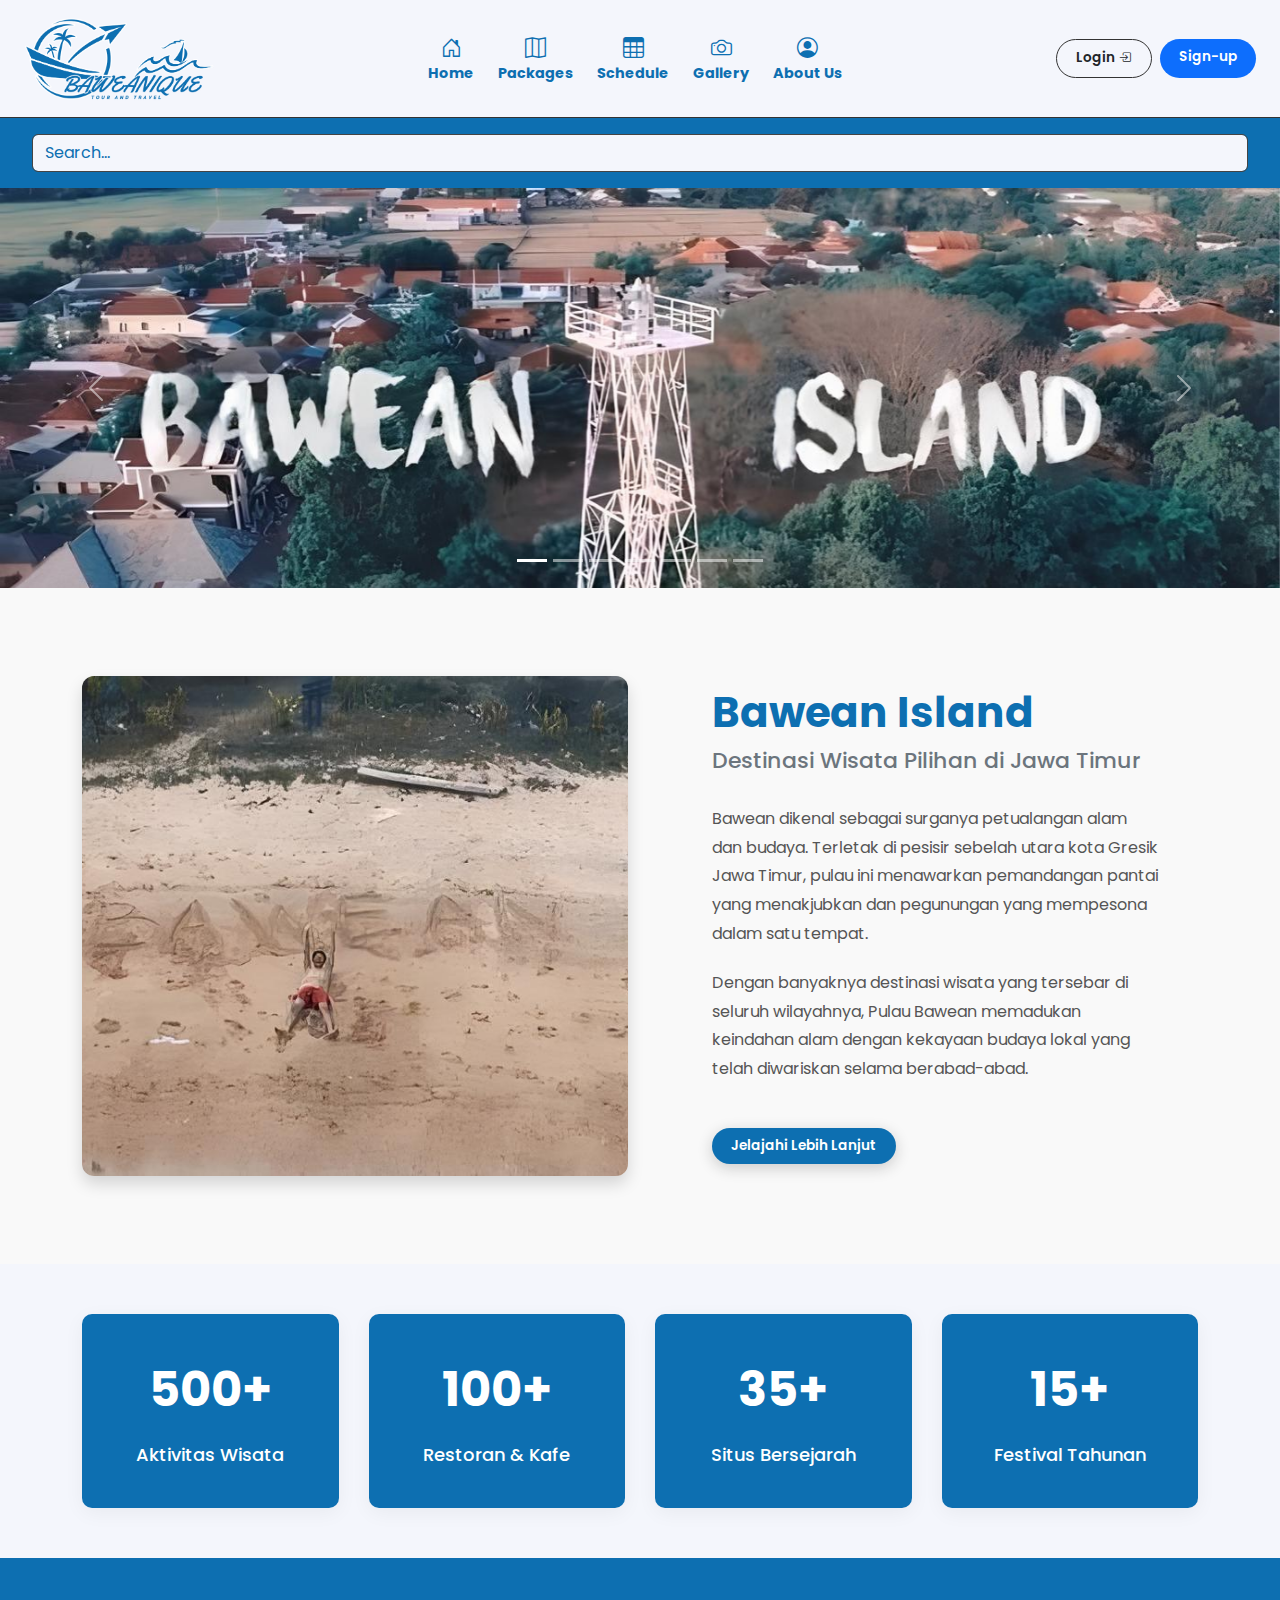
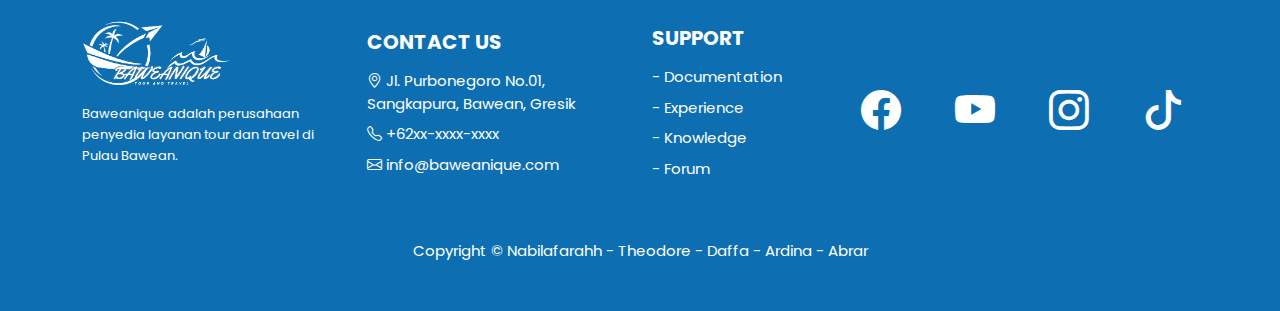
<file: UTS/Index.html>
<!DOCTYPE html>
  <html lang="en">
  <head>
    <meta charset="UTF-8" />
    <meta name="viewport" content="width=device-width, initial-scale=1.0" />
    <title>BAWEANIQUE</title>
    <link href="https://cdn.jsdelivr.net/npm/bootstrap@5.3.3/dist/css/bootstrap.min.css" rel="stylesheet" />
    <script src="https://cdn.jsdelivr.net/npm/bootstrap@5.3.3/dist/js/bootstrap.bundle.min.js"></script>
    <link href="https://cdn.jsdelivr.net/npm/bootstrap-icons/font/bootstrap-icons.css" rel="stylesheet" />
    <link rel="stylesheet" href="style.css">
    <link rel="stylesheet" href="navbar.css">
    <link rel="stylesheet" href="about.css">
  </head>
  <body>
    <!-- Header Navbar -->
    <nav class="navbar navbar-dark d-flex justify-content-between px-4 py-3">
      <!-- Logo -->
      <div>
          <img src="BAWEANIQUE.png" width="190" height="85" alt="" />
        </div>

      <!-- Center Menu -->
      <div class="d-flex gap-4">
        <a href="Index.html" class="nav-link text-center">
          <i class="bi bi-house-door"></i>
          <b>Home</b>
        </a>
        <a href="packages.html" class="nav-link text-center">
          <i class="bi bi-map"></i>
          <b>Packages</b>
        </a>
        <a href="schedule.html" class="nav-link text-center">
          <i class="bi bi-table"></i>
          <b>Schedule</b>
        </a>
        <a href="gallery.html" class="nav-link text-center">
          <i class="bi bi-camera"></i>
          <b>Gallery</b>
        </a>
        <a href="#about" class="nav-link text-center" id="about-link">
          <i class="bi bi-person-circle"></i>
          <b>About Us</b>
        </a>        
      </div>

    <div class="d-flex gap-2">
      <a href="login.html" class="btn btn-outline-dark custom-login-btn d-flex align-items-center gap-1">
        <span>Login</span>
        <i class="bi bi-box-arrow-in-right small"></i>
      </a>
      <a href="signup.html" class="btn btn-primary">
        <span>Sign-up</span>
      </a>
    </div>
  </nav>

    <div class="search-bar">
      <input type="text" class="form-control search-input" placeholder="Search..." />
    </div>

    <!--slider-->
    <div id="simpleSlider" class="carousel slide" data-bs-ride="carousel" data-bs-interval="3000">
      <div class="carousel-indicators">
        <button type="button" data-bs-target="#simpleSlider" data-bs-slide-to="0" class="active" aria-current="true" aria-label="Slide 1"></button>
        <button type="button" data-bs-target="#simpleSlider" data-bs-slide-to="1" aria-label="Slide 2"></button>
        <button type="button" data-bs-target="#simpleSlider" data-bs-slide-to="2" aria-label="Slide 3"></button>
        <button type="button" data-bs-target="#simpleSlider" data-bs-slide-to="3" aria-label="Slide 4"></button>
        <button type="button" data-bs-target="#simpleSlider" data-bs-slide-to="4" aria-label="Slide 5"></button>
        <button type="button" data-bs-target="#simpleSlider" data-bs-slide-to="5" aria-label="Slide 6"></button>
        <button type="button" data-bs-target="#simpleSlider" data-bs-slide-to="6" aria-label="Slide 7"></button>
      </div>
        <div class="carousel-inner" style="height: 400px; overflow: hidden;">
          <div class="carousel-item active">
            <img src="a1/1.jpg" class="d-block w-100" alt="Slide 1" style="height: 100%; object-fit: cover;">
          </div>
          <div class="carousel-item">
            <img src="a1/2.jpg" class="d-block w-100" alt="Slide 2" style="height: 100%; object-fit: cover;">
          </div>
          <div class="carousel-item">
            <img src="a1/3.jpg" class="d-block w-100" alt="Slide 3" style="height: 100%; object-fit: cover;">
          </div>
          <div class="carousel-item">
            <img src="a1/4.jpg" class="d-block w-100" alt="Slide 4" style="height: 100%; object-fit: cover;">
          </div>
          <div class="carousel-item">
            <img src="a1/9.jpg" class="d-block w-100" alt="Slide 5" style="height: 100%; object-fit: cover;">
          </div>
          <div class="carousel-item">
            <img src="a1/11.jpg" class="d-block w-100" alt="Slide 6" style="height: 100%; object-fit: cover;">
          </div>
          <div class="carousel-item">
            <img src="a1/12.jpg" class="d-block w-100" alt="Slide 7" style="height: 100%; object-fit: cover;">
          </div>
        </div>
      <button class="carousel-control-prev" type="button" data-bs-target="#simpleSlider" data-bs-slide="prev">
        <span class="carousel-control-prev-icon" aria-hidden="true"></span>
        <span class="visually-hidden">Previous</span>
      </button>
      <button class="carousel-control-next" type="button" data-bs-target="#simpleSlider" data-bs-slide="next">
        <span class="carousel-control-next-icon" aria-hidden="true"></span>
        <span class="visually-hidden">Next</span>
      </button>
    </div>
    
   <!--desc singkat-->
<section class="city-description">
  <div class="container">
    <div class="row align-items-center">
      <div class="col-lg-6">
        <div class="city-image-container shadow">
          <img src="a1/2.jpg" class="city-image" alt="Pesona Kota Baweanique">
        </div>
      </div>
      
      <div class="col-lg-6">
        <div class="city-content">
          <h1 class="city-title">Bawean<span class="city-highlight"> Island</span></h1>
          <h3 class="city-subtitle">Destinasi Wisata Pilihan di Jawa Timur</h3>
          <p>
            Bawean dikenal sebagai surganya petualangan alam dan budaya. Terletak di pesisir sebelah utara kota Gresik Jawa Timur,
            pulau ini menawarkan pemandangan pantai yang menakjubkan dan pegunungan yang mempesona dalam satu tempat.
          </p>
          <p>
            Dengan banyaknya destinasi wisata yang tersebar di seluruh wilayahnya,
            Pulau Bawean memadukan keindahan alam dengan kekayaan budaya lokal yang telah diwariskan selama berabad-abad.
          </p>
          <button class="btn read-more-btn mt-4">Jelajahi Lebih Lanjut</button>
        </div>
      </div>
    </div>
  </div>
</section>

<!-- statistik -->
<section class="stats-section">
  <div class="container">
    <div class="stats-container">
      <div class="stat-box">
        <div class="stat-number">500+</div>
        <div class="stat-text">Aktivitas Wisata</div>
      </div>

      <div class="stat-box">
        <div class="stat-number">100+</div>
        <div class="stat-text">Restoran & Kafe</div>
      </div>

      <div class="stat-box">
        <div class="stat-number">35+</div>
        <div class="stat-text">Situs Bersejarah</div>
      </div>
    
      <div class="stat-box">
        <div class="stat-number">15+</div>
        <div class="stat-text">Festival Tahunan</div>
      </div>
    </div>
  </div>
</section>

<!-- Bagian about us-->
<section id="about" class="text-white py-5" style="background-color: #0d6fb1;">
  <div class="container">
    <div class="row align-items-center">
      <!--logo-->
        <div class="col-md-3 mb-4">
          <img src="baweanique2.png" width="150" height="auto" alt="Logo Baweanique" class="mb-3">
          <p>Baweanique adalah perusahaan penyedia layanan tour dan travel di Pulau Bawean.</p>
        </div>
    <!-- contact us -->
    <div class="col-md-3 mb-4 text-center text-md-start">
      <h5 class="text-uppercase mb-3">Contact Us</h5>
      <ul class="list-unstyled">
        <li class="mb-2"><i class="bi bi-geo-alt"></i> Jl. Purbonegoro No.01, Sangkapura, Bawean, Gresik</li>
        <li class="mb-2"><i class="bi bi-telephone"></i> +62xx-xxxx-xxxx</li>
        <li class="mb-2"><i class="bi bi-envelope"></i> info@baweanique.com</li>
      </ul>
    </div>
    <!-- Support -->
    <div class="col-md-3 mb-4 text-center text-md-start">
      <h5 class="text-uppercase mb-3">Support</h5>
      <ul class="list-unstyled">
        <li class="mb-2">- Documentation</li>
        <li class="mb-2">- Experience</li>
        <li class="mb-2">- Knowledge</li>
        <li class="mb-2">- Forum</li>
      </ul>
    </div>
    <!-- Sosmed -->
    <div class="col-md-3 mb-4 text-center text-md-end">
      <div class="d-flex justify-content-center justify-content-md-end gap-4">
        <a href="#" class="social-icon"><i class="bi bi-facebook fs-1"></i></a>
        <a href="#" class="social-icon"><i class="bi bi-youtube fs-1"></i></a>
        <a href="#" class="social-icon"><i class="bi bi-instagram fs-1"></i></a>
        <a href="#" class="social-icon"><i class="bi bi-tiktok fs-1"></i></a>
      </div>
    </div>

    <div class="copyright text-center">
        Copyright © Nabilafarahh - Theodore - Daffa - Ardina - Abrar
    </div> 
  </div> 
</section>

<!-- Tombol Scroll -->
<button id="scrollToTopBtn" title="Kembali ke Atas">
  <i class="bi bi-arrow-up"></i>
  <script src="Jstombolkecil.js"></script>
</button>
<script src="JsAbout.js"></script>
  </body>
  </html>
</file>
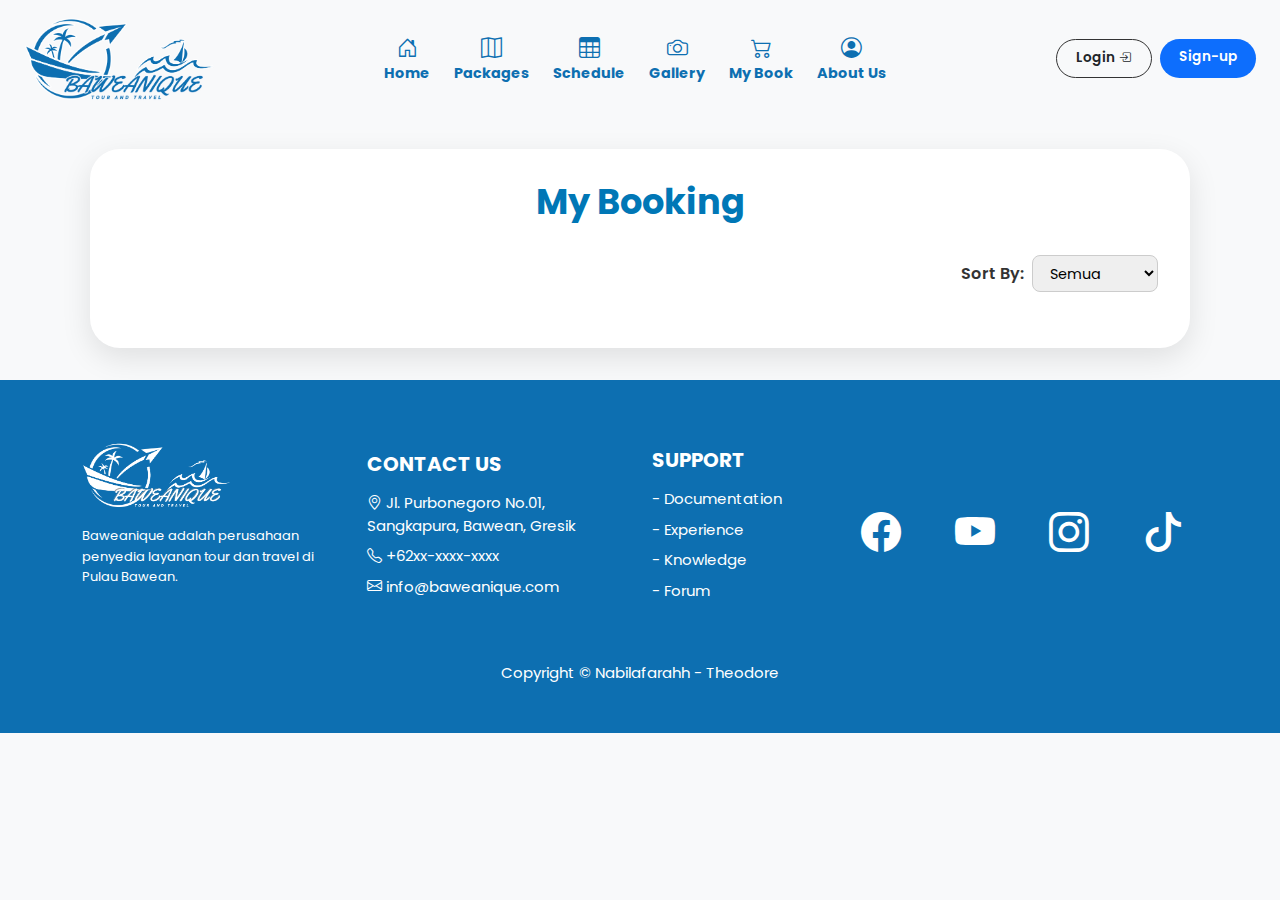
<file: UTS/booking.html>
<!DOCTYPE html>
<html lang="en">
<head>
  <meta charset="UTF-8">
  <title>My Booking</title>
  <link href="https://cdn.jsdelivr.net/npm/bootstrap@5.3.0/dist/css/bootstrap.min.css" rel="stylesheet">
  <link href="https://cdn.jsdelivr.net/npm/bootstrap-icons/font/bootstrap-icons.css" rel="stylesheet">
  <script src="https://cdn.jsdelivr.net/npm/bootstrap@5.3.3/dist/js/bootstrap.bundle.min.js"></script>
    <link href="https://cdn.jsdelivr.net/npm/bootstrap-icons/font/bootstrap-icons.css" rel="stylesheet" />
    <link rel="stylesheet" href="navbar.css">
    <link rel="stylesheet" href="style.css">
    <link rel="stylesheet" href="about.css">
    <link rel="stylesheet" href="booking.css">
</head>
<body class="bg-light">
    <!-- Header Navbar -->
  <nav class="navbar navbar-dark d-flex justify-content-between px-4 py-3">
    <!-- Logo -->
    <div>
        <img src="BAWEANIQUE.png" width="190" height="85" alt="" />
      </div>
    <!-- Center Menu -->
    <div class="d-flex gap-4">
      <a href="Index.html" class="nav-link text-center">
        <i class="bi bi-house-door"></i>
        <b>Home</b>
      </a>
      <a href="packages.html" class="nav-link text-center">
        <i class="bi bi-map"></i>
        <b>Packages</b>
      </a>
      <a href="schedule.html" class="nav-link text-center">
        <i class="bi bi-table"></i>
        <b>Schedule</b>
      </a>
      <a href="gallery.html" class="nav-link text-center">
        <i class="bi bi-camera"></i>
        <b>Gallery</b>
      </a>
      <a href="booking.html" class="nav-link text-center">
          <i class="bi bi-cart2"></i>
          <b>My Book</b>
        </a>
      <a href="#about" class="nav-link text-center" id="about-link">
        <i class="bi bi-person-circle"></i>
        <b>About Us</b>
      </a>
    </div>
    <!-- Right Buttons -->
    <div class="d-flex gap-2">
      <a href="login.html" class="btn btn-outline-dark custom-login-btn d-flex align-items-center gap-1 rounded-pill">
        <span>Login</span>
        <i class="bi bi-box-arrow-in-right small"></i>
      </a>
      <a href="signup.html" class="btn btn-primary rounded-pill">
        <span>Sign-up</span>
      </a>
    </div>
  </nav>
    
  <!--Header-->
  <div class="container-booking">
    <h1><b>My Booking</b></h1>
    <div class="filter-wrapper">
      <label for="statusFilter">Sort By:</label>
      <select id="statusFilter">
        <option value="all">Semua</option>
        <option value="disetujui">Confirmed</option>
        <option value="menunggu">Pending</option>
      </select>
    </div>
  </div>

<!-- Bagian about us-->
<section id="about" class="text-white py-5" style="background-color: #0d6fb1;">
  <div class="container">
    <div class="row align-items-center">
      <!--logo-->
        <div class="col-md-3 mb-4">
          <img src="baweanique2.png" width="150" height="auto" alt="Logo Baweanique" class="mb-3">
          <p>Baweanique adalah perusahaan penyedia layanan tour dan travel di Pulau Bawean.</p>
        </div>
    <!-- Info -->
    <div class="col-md-3 mb-4 text-center text-md-start">
      <h5 class="text-uppercase mb-3">Contact Us</h5>
      <ul class="list-unstyled">
        <li class="mb-2"><i class="bi bi-geo-alt"></i> Jl. Purbonegoro No.01, Sangkapura, Bawean, Gresik</li>
        <li class="mb-2"><i class="bi bi-telephone"></i> +62xx-xxxx-xxxx</li>
        <li class="mb-2"><i class="bi bi-envelope"></i> info@baweanique.com</li>
      </ul>
    </div>
    <!-- Support -->
    <div class="col-md-3 mb-4 text-center text-md-start">
      <h5 class="text-uppercase mb-3">Support</h5>
      <ul class="list-unstyled">
        <li class="mb-2">- Documentation</li>
        <li class="mb-2">- Experience</li>
        <li class="mb-2">- Knowledge</li>
        <li class="mb-2">- Forum</li>
      </ul>
    </div>
    <div class="col-md-3 mb-4 text-center text-md-end">
      <div class="d-flex justify-content-center justify-content-md-end gap-4">
        <a href="#" class="social-icon"><i class="bi bi-facebook fs-1"></i></a>
        <a href="#" class="social-icon"><i class="bi bi-youtube fs-1"></i></a>
        <a href="#" class="social-icon"><i class="bi bi-instagram fs-1"></i></a>
        <a href="#" class="social-icon"><i class="bi bi-tiktok fs-1"></i></a>
      </div>
    </div>
    <div class="copyright text-center">
        Copyright © Nabilafarahh - Theodore
    </div> 
  </div> 
</section>

<button id="scrollToTopBtn" title="Kembali ke Atas">
  <i class="bi bi-arrow-up"></i>
  <script src="Jstombolkecil.js"></script>
</button>

<!-- Tombol Scroll to Top -->
  <button id="scrollToTopBtn" title="Kembali ke Atas">
    <i class="bi bi-arrow-up"></i>
    <script src="Jstombolkecil.js"></script>
  </button>
  <script src="JsAbout.js"></script>
  <script src="https://cdn.jsdelivr.net/npm/bootstrap@5.3.0/dist/js/bootstrap.bundle.min.js"></script>
</body>
</html>
</file>
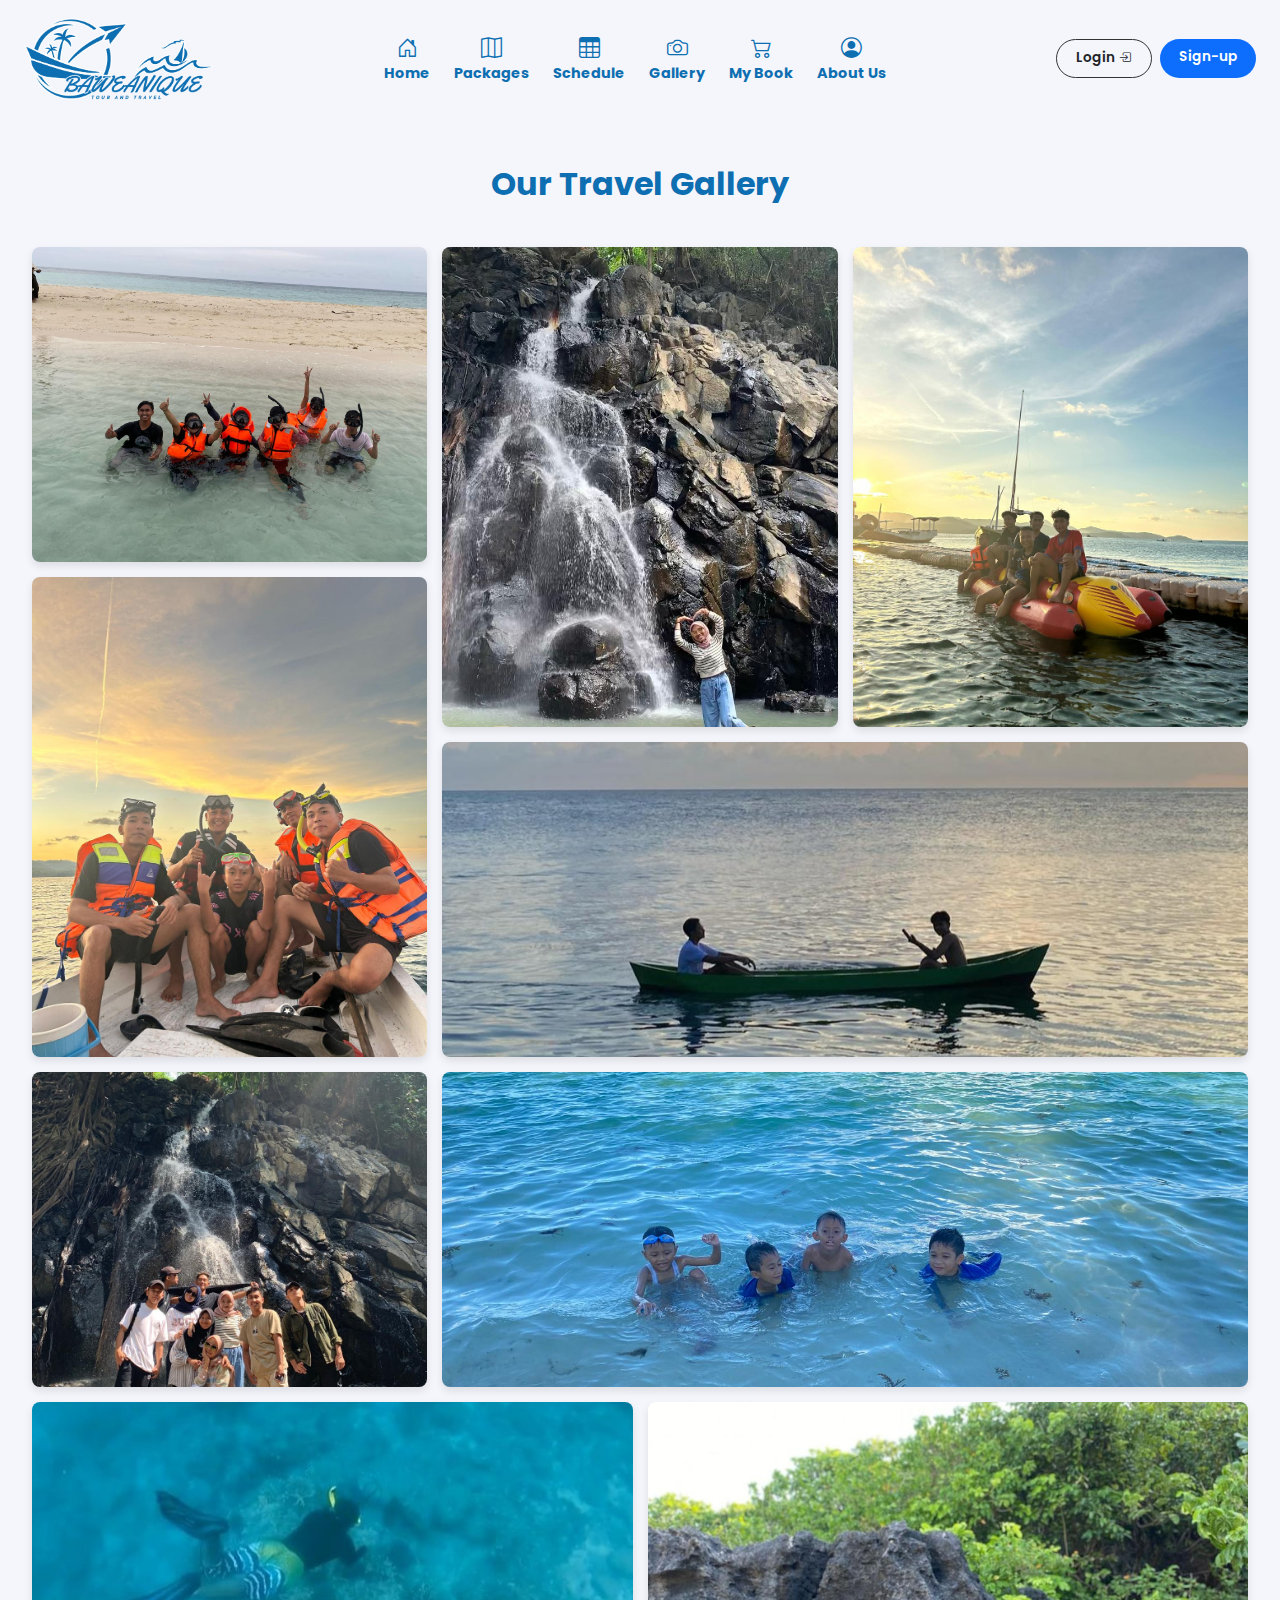
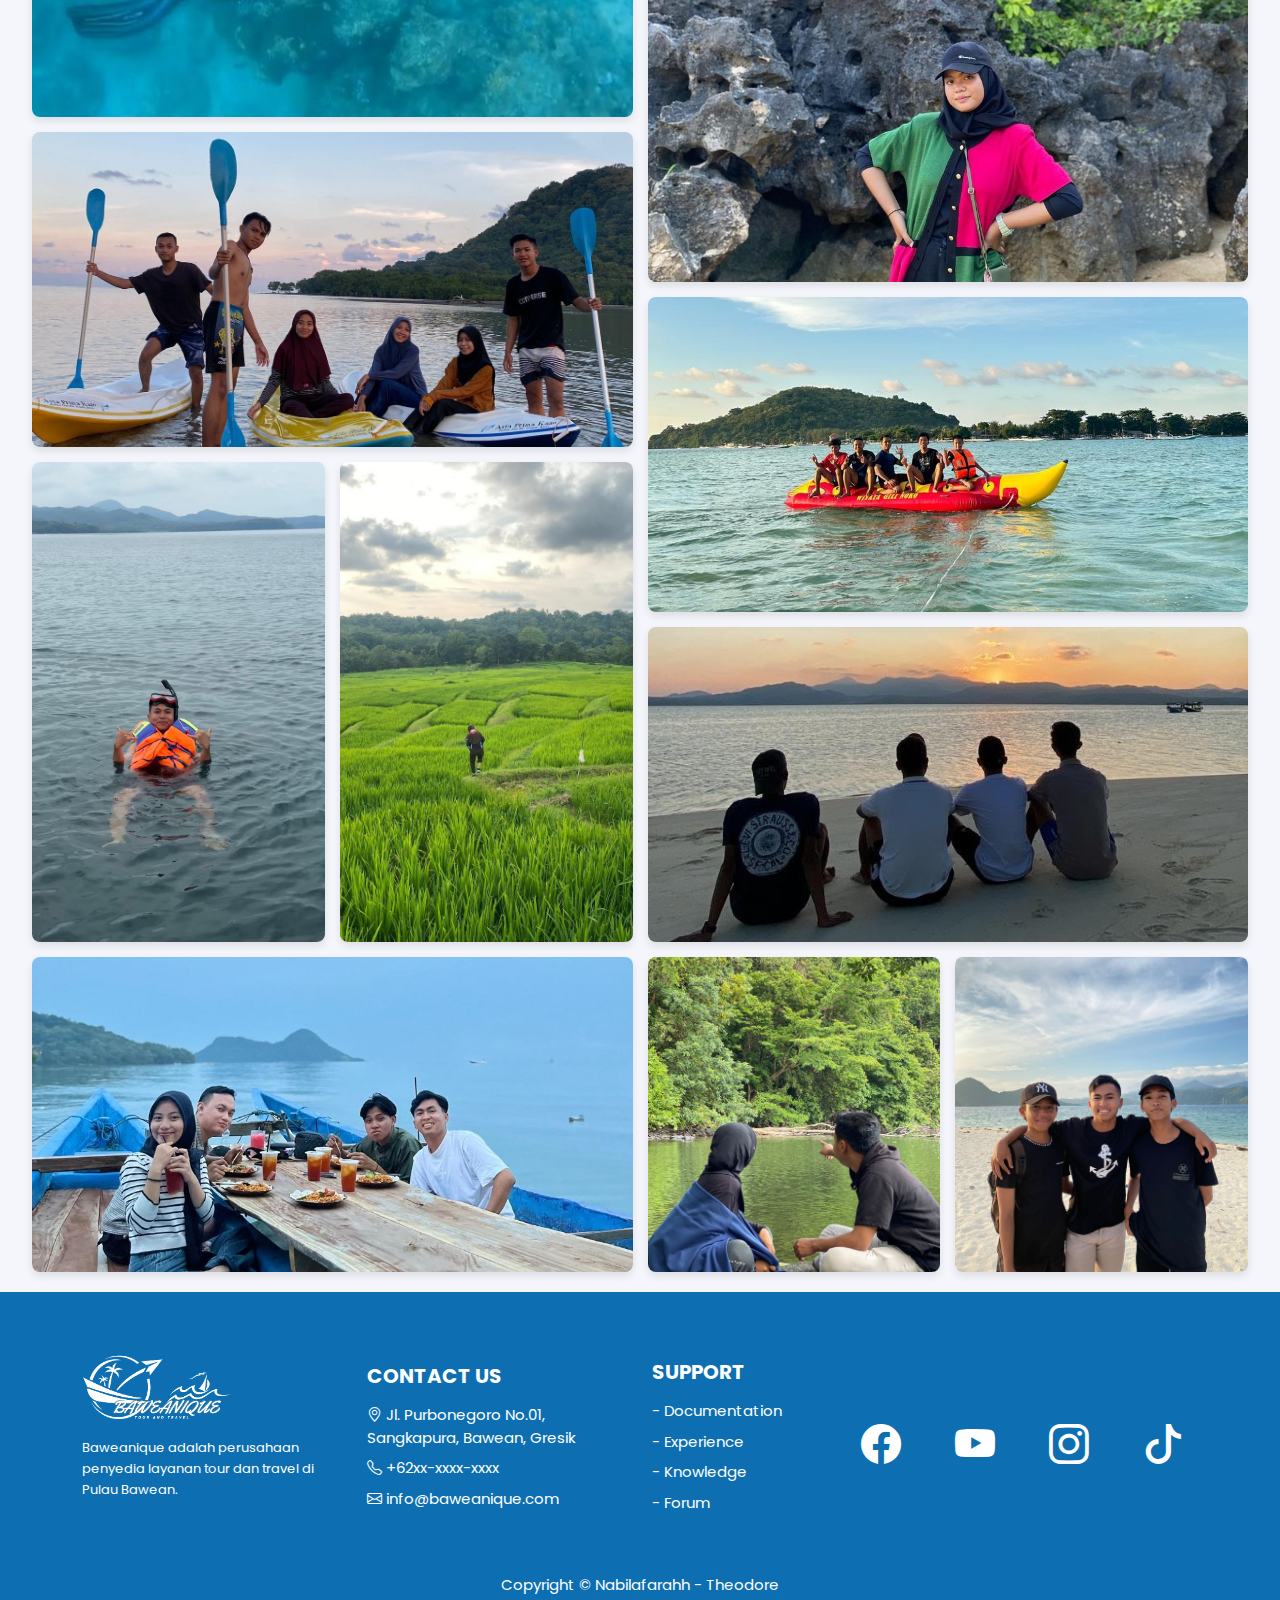
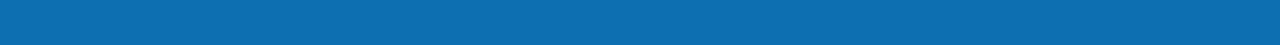
<file: UTS/gallery.html>
<!doctype html>
<html lang="en">
  <head>
    <meta charset="utf-8">
    <meta name="viewport" content="width=device-width, initial-scale=1">
    <title>Gallery</title>
    <link href="https://cdn.jsdelivr.net/npm/bootstrap@5.3.3/dist/css/bootstrap.min.css" rel="stylesheet" />
    <script src="https://cdn.jsdelivr.net/npm/bootstrap@5.3.3/dist/js/bootstrap.bundle.min.js"></script>
    <link href="https://cdn.jsdelivr.net/npm/bootstrap-icons/font/bootstrap-icons.css" rel="stylesheet" />
    <link rel="stylesheet" href="navbar.css">
    <link rel="stylesheet" href="style.css">
    <link rel="stylesheet" href="gallery.css">
    <link rel="stylesheet" href="about.css">
  </head>
  <body>
  <!-- Header Navbar -->
  <nav class="navbar navbar-dark d-flex justify-content-between px-4 py-3">
    <!-- Logo -->
    <div>
        <img src="BAWEANIQUE.png" width="190" height="85" alt="" />
      </div>

    <!-- Center Menu -->
    <div class="d-flex gap-4">
      <a href="Index.html" class="nav-link text-center">
        <i class="bi bi-house-door"></i>
        <b>Home</b>
      </a>
      <a href="packages.html" class="nav-link text-center">
        <i class="bi bi-map"></i>
        <b>Packages</b>
      </a>
      <a href="schedule.html" class="nav-link text-center">
        <i class="bi bi-table"></i>
        <b>Schedule</b>
      </a>
      <a href="gallery.html" class="nav-link text-center">
        <i class="bi bi-camera"></i>
        <b>Gallery</b>
      </a>
      <a href="booking.html" class="nav-link text-center">
          <i class="bi bi-cart2"></i>
          <b>My Book</b>
        </a>
      <a href="#about" class="nav-link text-center" id="about-link">
        <i class="bi bi-person-circle"></i>
        <b>About Us</b>
      </a>
    </div>

    <!-- Right Buttons -->
    <div class="d-flex gap-2">
      <a href="login.html" class="btn btn-outline-dark custom-login-btn d-flex align-items-center gap-1 rounded-pill">
        <span>Login</span>
        <i class="bi bi-box-arrow-in-right small"></i>
      </a>
      <a href="signup.html" class="btn btn-primary rounded-pill">
        <span>Sign-up</span>
      </a>
    </div>
  </nav>

  <!-- Tombol Scroll to Top -->
<button id="scrollToTopBtn" title="Kembali ke Atas">
  <i class="bi bi-arrow-up"></i>
  <script src="Jstombolkecil.js"></script>
</button>
<!-- Gallery -->
<div class="container-fluid mt-5">
  <h2 class="text-center mb-4"><b>Our Travel Gallery</b></h2>
  <div class="gallery-container">
   
    <div class="gallery-item size-1">
      <img src="album/a1.jpg" alt="City streets with colorful buildings" class="gallery-img">
      <div class="overlay">
        <div class="caption">Noko Selayar</div>
      </div>
    </div>
    <div class="gallery-item size-2">
      <img src="album/a2.jpg" alt="European city street" class="gallery-img">
      <div class="overlay">
        <div class="caption">Lantong Waterfall</div>
      </div>
    </div>
    <div class="gallery-item size-2">
      <img src="album/a3.jpg" alt="Palm trees and lake" class="gallery-img">
      <div class="overlay">
        <div class="caption">Noko Gili</div>
      </div>
    </div>
    <div class="gallery-item size-2">
      <img src="album/a4.jpg" alt="Pink architecture" class="gallery-img">
      <div class="overlay">
        <div class="caption">Noko Gili</div>
      </div>
    </div>
    <div class="gallery-item size-5">
      <img src="album/a5.jpg" alt="Desert road" class="gallery-img">
      <div class="overlay">
        <div class="caption">Paddle & Vibe</div>
      </div>
    </div>
    <div class="gallery-item size-1">
      <img src="album/a6.jpg" alt="Snowy forest" class="gallery-img">
      <div class="overlay">
        <div class="caption">Lantong Waterfall</div>
      </div>
    </div>
    <div class="gallery-item size-5">
      <img src="album/a7.jpg " alt="Cabin by the lake" class="gallery-img">
      <div class="overlay">
        <div class="caption">Summer Splash</div>
      </div>
    </div>
    <div class="gallery-item size-4">
      <img src="a1/8.jpg" alt="Cabin by the lake" class="gallery-img">
      <div class="overlay">
        <div class="caption">Snorkeling</div>
      </div>
    </div>
    <div class="gallery-item size-3">
      <img src="album/b5.jpg" alt="Cabin by the lake" class="gallery-img">
      <div class="overlay">
        <div class="caption">Tajhunghe'en</div>
      </div>
    </div>
    <div class="gallery-item size-4">
      <img src="album/a8.jpg" alt="Cabin by the lake" class="gallery-img">
      <div class="overlay">
        <div class="caption">Kano</div>
      </div>
    </div>
    <div class="gallery-item size-7">
      <img src="album/a9.jpg" alt="Cabin by the lake" class="gallery-img">
      <div class="overlay">
        <div class="caption">Banana Boat</div>
      </div>
    </div>
    <div class="gallery-item size-8">
      <img src="album/b8.jpg" alt="Cabin by the lake" class="gallery-img">
      <div class="overlay">
        <div class="caption">Snorkeling</div>
      </div>
    </div>
    <div class="gallery-item size-8">
      <img src="album/c4.jpg" alt ="Cabin by the lake" class="gallery-img">
      <div class="overlay">
        <div class="caption">Pudakit Village</div>
      </div>
    </div>
    <div class="gallery-item size-7">
      <img src="album/b7.jpg" alt="Cabin by the lake" class="gallery-img">
      <div class="overlay">
        <div class="caption">Sunset</div>
      </div>
    </div>
    <div class="gallery-item size-7">
      <img src="album/b4.jpg" alt="Cabin by the lake" class="gallery-img">
      <div class="overlay">
        <div class="caption">Sippin' on the Boa</div>
      </div>
    </div>
    <div class="gallery-item size-9">
      <img src="album/c3.jpg" alt="Cabin by the lake" class="gallery-img">
      <div class="overlay">
        <div class="caption">Kastoba lake</div>
      </div>
    </div>
    <div class="gallery-item size-9">
      <img src="album/c2.jpg" alt="Cabin by the lake" class="gallery-img">
      <div class="overlay">
        <div class="caption">Noko</div>
      </div>
    </div>
  </div>

  <Script src="JSgallery.js"></Script>
</div>

<!-- Bagian about us-->
<section id="about" class="text-white py-5" style="background-color: #0d6fb1;">
  <div class="container">
    <div class="row align-items-center">
      <!--logo-->
        <div class="col-md-3 mb-4">
          <img src="baweanique2.png" width="150" height="auto" alt="Logo Baweanique" class="mb-3">
          <p>Baweanique adalah perusahaan penyedia layanan tour dan travel di Pulau Bawean.</p>
        </div>
    <!-- Info -->
    <div class="col-md-3 mb-4 text-center text-md-start">
      <h5 class="text-uppercase mb-3">Contact Us</h5>
      <ul class="list-unstyled">
        <li class="mb-2"><i class="bi bi-geo-alt"></i> Jl. Purbonegoro No.01, Sangkapura, Bawean, Gresik</li>
        <li class="mb-2"><i class="bi bi-telephone"></i> +62xx-xxxx-xxxx</li>
        <li class="mb-2"><i class="bi bi-envelope"></i> info@baweanique.com</li>
      </ul>
    </div>
    <!-- Support -->
    <div class="col-md-3 mb-4 text-center text-md-start">
      <h5 class="text-uppercase mb-3">Support</h5>
      <ul class="list-unstyled">
        <li class="mb-2">- Documentation</li>
        <li class="mb-2">- Experience</li>
        <li class="mb-2">- Knowledge</li>
        <li class="mb-2">- Forum</li>
      </ul>
    </div>
    <div class="col-md-3 mb-4 text-center text-md-end">
      <div class="d-flex justify-content-center justify-content-md-end gap-4">
        <a href="#" class="social-icon"><i class="bi bi-facebook fs-1"></i></a>
        <a href="#" class="social-icon"><i class="bi bi-youtube fs-1"></i></a>
        <a href="#" class="social-icon"><i class="bi bi-instagram fs-1"></i></a>
        <a href="#" class="social-icon"><i class="bi bi-tiktok fs-1"></i></a>
      </div>
    </div>
    <div class="copyright text-center">
        Copyright © Nabilafarahh - Theodore
    </div> 
  </div> 
</section>
<button id="scrollToTopBtn" title="Kembali ke Atas">
  <i class="bi bi-arrow-up"></i>
  <script src="Jstombolkecil.js"></script>
</button>
<script src="JsAbout.js"></script>
  </body>
</html>
</file>
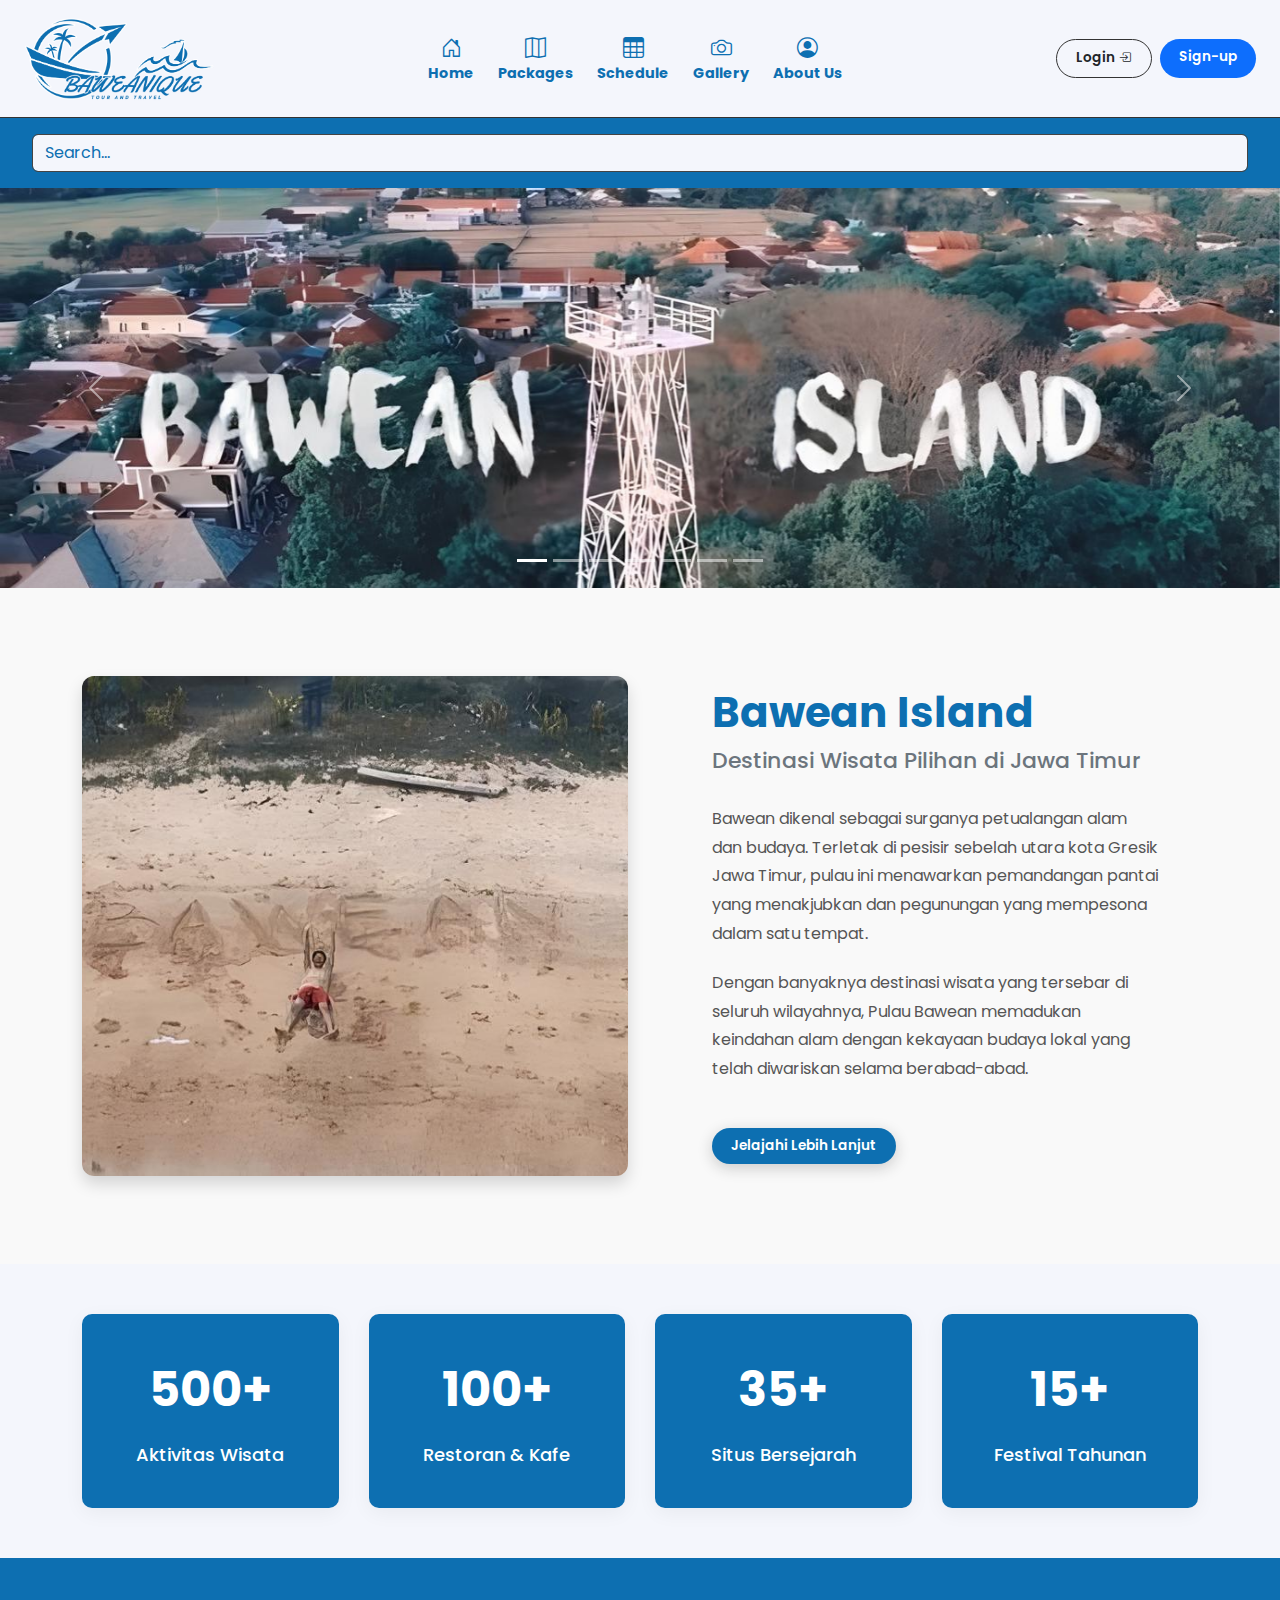
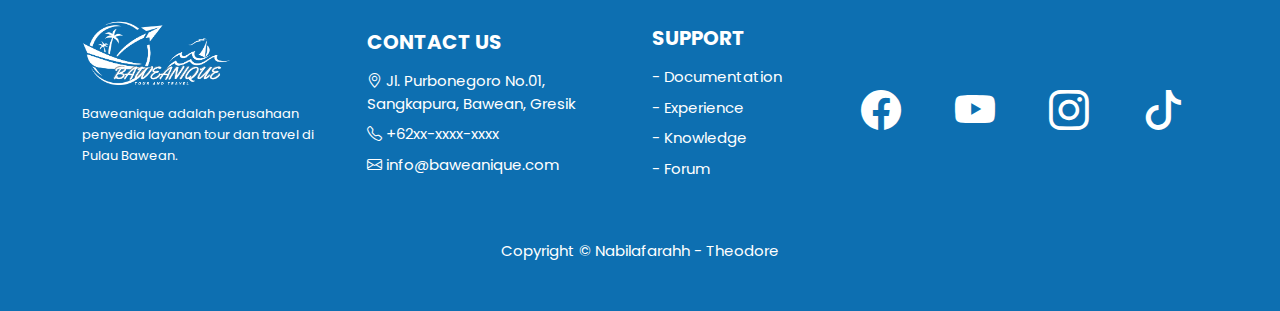
<file: UTS/GuideTour.html>
<!DOCTYPE html>
  <html lang="en">
  <head>
    <meta charset="UTF-8" />
    <meta name="viewport" content="width=device-width, initial-scale=1.0" />
    <title>BAWEANIQUE</title>
    <link href="https://cdn.jsdelivr.net/npm/bootstrap@5.3.3/dist/css/bootstrap.min.css" rel="stylesheet" />
    <script src="https://cdn.jsdelivr.net/npm/bootstrap@5.3.3/dist/js/bootstrap.bundle.min.js"></script>
    <link href="https://cdn.jsdelivr.net/npm/bootstrap-icons/font/bootstrap-icons.css" rel="stylesheet" />
    <link rel="stylesheet" href="style.css">
    <link rel="stylesheet" href="navbar.css">
    <link rel="stylesheet" href="about.css">
  </head>
  <body>
    <!-- Header Navbar -->
    <nav class="navbar navbar-dark d-flex justify-content-between px-4 py-3">
      <!-- Logo -->
      <div>
          <img src="BAWEANIQUE.png" width="190" height="85" alt="" />
        </div>

      <!-- Center Menu -->
      <div class="d-flex gap-4">
        <a href="GuideTour.html" class="nav-link text-center">
          <i class="bi bi-house-door"></i>
          <b>Home</b>
        </a>
        <a href="packages.html" class="nav-link text-center">
          <i class="bi bi-map"></i>
          <b>Packages</b>
        </a>
        <a href="schedule.html" class="nav-link text-center">
          <i class="bi bi-table"></i>
          <b>Schedule</b>
        </a>
        <a href="gallery.html" class="nav-link text-center">
          <i class="bi bi-camera"></i>
          <b>Gallery</b>
        </a>
        <a href="#about" class="nav-link text-center" id="about-link">
          <i class="bi bi-person-circle"></i>
          <b>About Us</b>
        </a>        
      </div>

    <div class="d-flex gap-2">
      <a href="login.html" class="btn btn-outline-dark custom-login-btn d-flex align-items-center gap-1">
        <span>Login</span>
        <i class="bi bi-box-arrow-in-right small"></i>
      </a>
      <a href="signup.html" class="btn btn-primary">
        <span>Sign-up</span>
      </a>
    </div>
  </nav>

    <div class="search-bar">
      <input type="text" class="form-control search-input" placeholder="Search..." />
    </div>

    <!--slider-->
    <div id="simpleSlider" class="carousel slide" data-bs-ride="carousel" data-bs-interval="3000">
      <div class="carousel-indicators">
        <button type="button" data-bs-target="#simpleSlider" data-bs-slide-to="0" class="active" aria-current="true" aria-label="Slide 1"></button>
        <button type="button" data-bs-target="#simpleSlider" data-bs-slide-to="1" aria-label="Slide 2"></button>
        <button type="button" data-bs-target="#simpleSlider" data-bs-slide-to="2" aria-label="Slide 3"></button>
        <button type="button" data-bs-target="#simpleSlider" data-bs-slide-to="3" aria-label="Slide 4"></button>
        <button type="button" data-bs-target="#simpleSlider" data-bs-slide-to="4" aria-label="Slide 5"></button>
        <button type="button" data-bs-target="#simpleSlider" data-bs-slide-to="5" aria-label="Slide 6"></button>
        <button type="button" data-bs-target="#simpleSlider" data-bs-slide-to="6" aria-label="Slide 7"></button>
      </div>
        <div class="carousel-inner" style="height: 400px; overflow: hidden;">
          <div class="carousel-item active">
            <img src="a1/1.jpg" class="d-block w-100" alt="Slide 1" style="height: 100%; object-fit: cover;">
          </div>
          <div class="carousel-item">
            <img src="a1/2.jpg" class="d-block w-100" alt="Slide 2" style="height: 100%; object-fit: cover;">
          </div>
          <div class="carousel-item">
            <img src="a1/3.jpg" class="d-block w-100" alt="Slide 3" style="height: 100%; object-fit: cover;">
          </div>
          <div class="carousel-item">
            <img src="a1/4.jpg" class="d-block w-100" alt="Slide 4" style="height: 100%; object-fit: cover;">
          </div>
          <div class="carousel-item">
            <img src="a1/9.jpg" class="d-block w-100" alt="Slide 5" style="height: 100%; object-fit: cover;">
          </div>
          <div class="carousel-item">
            <img src="a1/11.jpg" class="d-block w-100" alt="Slide 6" style="height: 100%; object-fit: cover;">
          </div>
          <div class="carousel-item">
            <img src="a1/12.jpg" class="d-block w-100" alt="Slide 7" style="height: 100%; object-fit: cover;">
          </div>
        </div>
      <button class="carousel-control-prev" type="button" data-bs-target="#simpleSlider" data-bs-slide="prev">
        <span class="carousel-control-prev-icon" aria-hidden="true"></span>
        <span class="visually-hidden">Previous</span>
      </button>
      <button class="carousel-control-next" type="button" data-bs-target="#simpleSlider" data-bs-slide="next">
        <span class="carousel-control-next-icon" aria-hidden="true"></span>
        <span class="visually-hidden">Next</span>
      </button>
    </div>
    
   <!--desc singkat-->
<section class="city-description">
  <div class="container">
    <div class="row align-items-center">
      <div class="col-lg-6">
        <div class="city-image-container shadow">
          <img src="a1/2.jpg" class="city-image" alt="Pesona Kota Baweanique">
        </div>
      </div>
      
      <div class="col-lg-6">
        <div class="city-content">
          <h1 class="city-title">Bawean<span class="city-highlight"> Island</span></h1>
          <h3 class="city-subtitle">Destinasi Wisata Pilihan di Jawa Timur</h3>
          <p>
            Bawean dikenal sebagai surganya petualangan alam dan budaya. Terletak di pesisir sebelah utara kota Gresik Jawa Timur,
            pulau ini menawarkan pemandangan pantai yang menakjubkan dan pegunungan yang mempesona dalam satu tempat.
          </p>
          <p>
            Dengan banyaknya destinasi wisata yang tersebar di seluruh wilayahnya,
            Pulau Bawean memadukan keindahan alam dengan kekayaan budaya lokal yang telah diwariskan selama berabad-abad.
          </p>
          <button class="btn read-more-btn mt-4">Jelajahi Lebih Lanjut</button>
        </div>
      </div>
    </div>
  </div>
</section>

<!-- statistik -->
<section class="stats-section">
  <div class="container">
    <div class="stats-container">
      <div class="stat-box">
        <div class="stat-number">500+</div>
        <div class="stat-text">Aktivitas Wisata</div>
      </div>

      <div class="stat-box">
        <div class="stat-number">100+</div>
        <div class="stat-text">Restoran & Kafe</div>
      </div>

      <div class="stat-box">
        <div class="stat-number">35+</div>
        <div class="stat-text">Situs Bersejarah</div>
      </div>
    
      <div class="stat-box">
        <div class="stat-number">15+</div>
        <div class="stat-text">Festival Tahunan</div>
      </div>
    </div>
  </div>
</section>

<!-- Bagian about us-->
<section id="about" class="text-white py-5" style="background-color: #0d6fb1;">
  <div class="container">
    <div class="row align-items-center">
      <!--logo-->
        <div class="col-md-3 mb-4">
          <img src="baweanique2.png" width="150" height="auto" alt="Logo Baweanique" class="mb-3">
          <p>Baweanique adalah perusahaan penyedia layanan tour dan travel di Pulau Bawean.</p>
        </div>
    <!-- contact us -->
    <div class="col-md-3 mb-4 text-center text-md-start">
      <h5 class="text-uppercase mb-3">Contact Us</h5>
      <ul class="list-unstyled">
        <li class="mb-2"><i class="bi bi-geo-alt"></i> Jl. Purbonegoro No.01, Sangkapura, Bawean, Gresik</li>
        <li class="mb-2"><i class="bi bi-telephone"></i> +62xx-xxxx-xxxx</li>
        <li class="mb-2"><i class="bi bi-envelope"></i> info@baweanique.com</li>
      </ul>
    </div>
    <!-- Support -->
    <div class="col-md-3 mb-4 text-center text-md-start">
      <h5 class="text-uppercase mb-3">Support</h5>
      <ul class="list-unstyled">
        <li class="mb-2">- Documentation</li>
        <li class="mb-2">- Experience</li>
        <li class="mb-2">- Knowledge</li>
        <li class="mb-2">- Forum</li>
      </ul>
    </div>
    <!-- Sosmed -->
    <div class="col-md-3 mb-4 text-center text-md-end">
      <div class="d-flex justify-content-center justify-content-md-end gap-4">
        <a href="#" class="social-icon"><i class="bi bi-facebook fs-1"></i></a>
        <a href="#" class="social-icon"><i class="bi bi-youtube fs-1"></i></a>
        <a href="#" class="social-icon"><i class="bi bi-instagram fs-1"></i></a>
        <a href="#" class="social-icon"><i class="bi bi-tiktok fs-1"></i></a>
      </div>
    </div>

    <div class="copyright text-center">
        Copyright © Nabilafarahh - Theodore
    </div> 
  </div> 
</section>

<!-- Tombol Scroll -->
<button id="scrollToTopBtn" title="Kembali ke Atas">
  <i class="bi bi-arrow-up"></i>
  <script src="Jstombolkecil.js"></script>
</button>
<script src="JsAbout.js"></script>
  </body>
  </html>
</file>
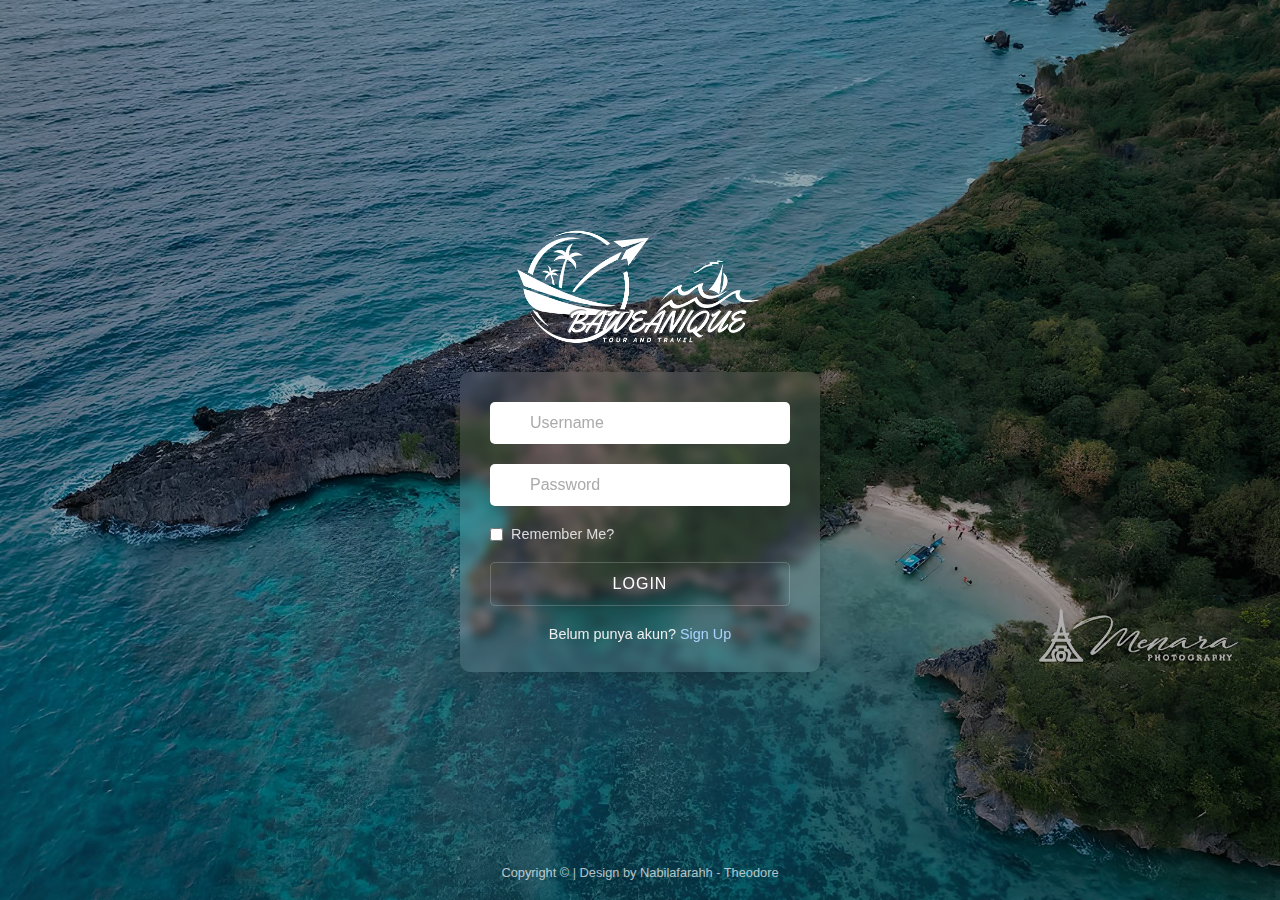
<file: UTS/Login.html>
<!DOCTYPE html>
<html lang="en">
<head>
    <meta charset="UTF-8">
    <meta name="viewport" content="width=device-width, initial-scale=1.0">
    <title>Login Form</title>
    <link rel="stylesheet" href="form.css">
    <link href="https://cdn.jsdelivr.net/npm/bootstrap@5.3.5/dist/css/bootstrap.min.css" rel="stylesheet" integrity="sha384-SgOJa3DmI69IUzQ2PVdRZhwQ+dy64/BUtbMJw1MZ8t5HZApcHrRKUc4W0kG879m7" crossorigin="anonymous">
</head>
<body>
    <div class="login-wrapper">
        <div class="login-container">
           <!-- <h1 class="title">BAWEANIQUE</h1> -->
           <div class="logo-container">
            <img src="baweanique2.png" width="250" height="120" alt="">
          </div>
            <div class="login-form">
                <form id="login-form">
                    <div class="form-group">
                        <div class="icon-container">
                            <span class="icon"></span>
                            <input type="text" class="form-control" id="Username" placeholder="Username" value="">
                        </div>
                    </div>
                    <div class="form-group">
                        <div class="icon-container">
                            <span class="icon"></span>
                            <input type="password" class="form-control" id="Password" placeholder="Password" value="">
                        </div>
                    </div>
                    <div class="remember-me">
                        <label>
                          <input type="checkbox" required>
                          Remember Me?</a>
                        </label>
                      </div>
                    <button type="button" class="btn-login" id="login-btn">LOGIN</button>
                    <div class="signup-link">
                        Belum punya akun? <a href="signup.html">Sign Up</a>
                      </div>
                </form>
            </div>
        </div>
    </div>
    <div class="footer">
        Copyright © | Design by Nabilafarahh - Theodore
    </div>
    <script src="https://cdn.jsdelivr.net/npm/bootstrap@5.3.5/dist/js/bootstrap.bundle.min.js" integrity="sha384-k6d4wzSIapyDyv1kpU366/PK5hCdSbCRGRCMv+eplOQJWyd1fbcAu9OCUj5zNLiq" crossorigin="anonymous"></script>
    <script src="Jsform.js"></script>
</body>
</html>
</file>
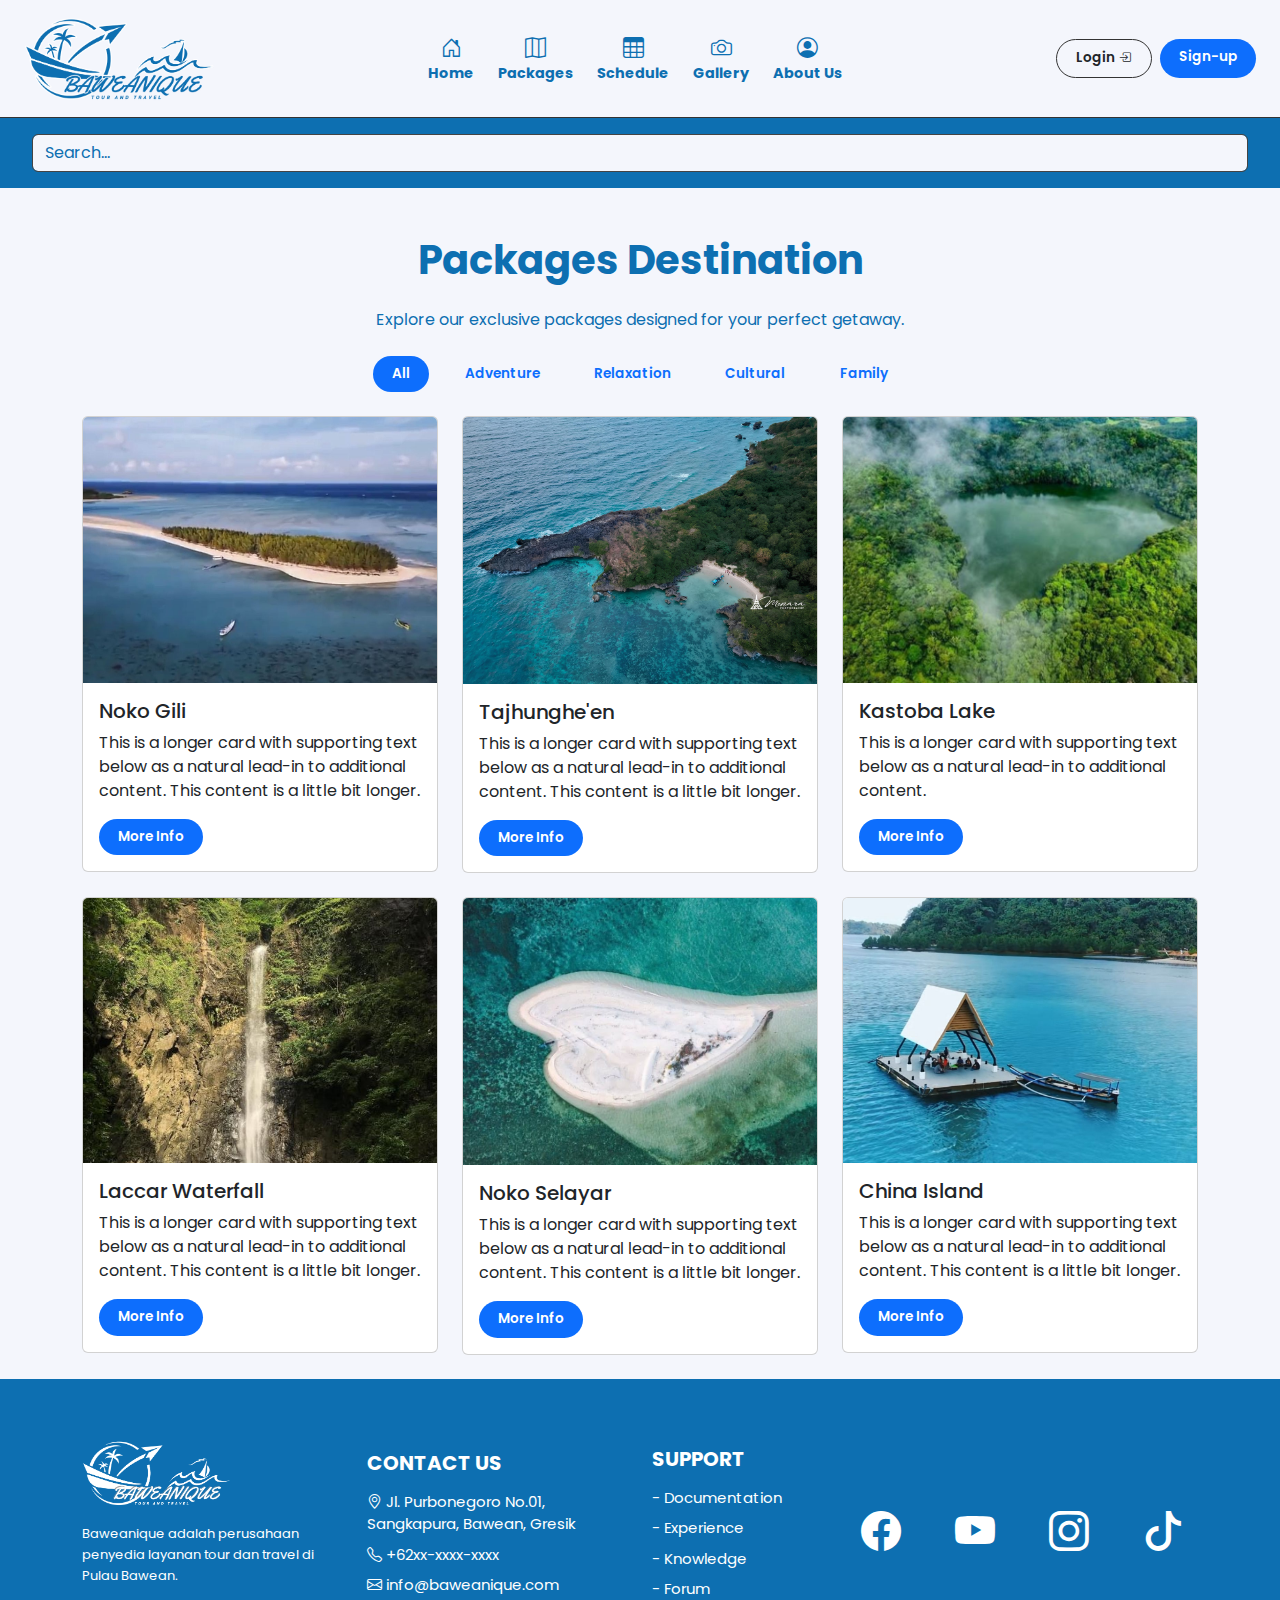
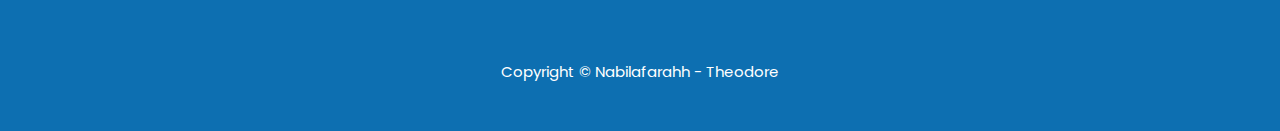
<file: UTS/packages.html>
<!DOCTYPE html>
<html lang="en">
<head>
    <meta charset="UTF-8">
    <meta name="viewport" content="width=device-width, initial-scale=1.0">
    <title>Packages</title>
    <link href="https://cdn.jsdelivr.net/npm/bootstrap@5.3.3/dist/css/bootstrap.min.css" rel="stylesheet" />
    <script src="https://cdn.jsdelivr.net/npm/bootstrap@5.3.3/dist/js/bootstrap.bundle.min.js"></script>
    <link href="https://cdn.jsdelivr.net/npm/bootstrap-icons/font/bootstrap-icons.css" rel="stylesheet" />
    <link rel="stylesheet" href="style.css">
    <link rel="stylesheet" href="about.css">
    <link rel="stylesheet" href="navbar.css">
</head>
<body>
    <!--Navbar -->
    <nav class="navbar navbar-dark d-flex justify-content-between px-4 py-3">
        <div>
          <img src="BAWEANIQUE.png" width="190" height="85" alt="" />
          </div>
        <div class="d-flex gap-4">
          <a href="Index.html" class="nav-link text-center">
            <i class="bi bi-house-door"></i>
            <b>Home</b>
          </a>
          <a href="packages.html" class="nav-link text-center">
            <i class="bi bi-map"></i>
            <b>Packages</b>
          </a>
          <a href="schedule.html" class="nav-link text-center">
            <i class="bi bi-table"></i>
            <b>Schedule</b>
          </a>
          <a href="gallery.html" class="nav-link text-center">
            <i class="bi bi-camera"></i>
            <b>Gallery</b>
          </a>
          <a href="#about" class="nav-link text-center" id="about-link">
            <i class="bi bi-person-circle"></i>
            <b>About Us</b>
          </a>
        </div>
        <div class="d-flex gap-2">
          <a href="login.html" class="btn btn-outline-dark custom-login-btn d-flex align-items-center gap-1 rounded-pill">
            <span>Login</span>
            <i class="bi bi-box-arrow-in-right small"></i>
          </a>
          <a href="signup.html" class="btn btn-primary rounded-pill">
            <span>Sign-up</span>
          </a>
        </div>
      </nav>

      <div class="search-bar">
        <input type="text" class="form-control search-input" placeholder="Search..." />
      </div>
      
    <!-- Isi -->
    <div class="container mt-5">
      <h1 class="text-center mb-4"><b>Packages Destination</b></h1>
      <p class="text-center mb-4">Explore our exclusive packages designed for your perfect getaway.</p>
      <div class="d-flex flex-wrap gap-3 justify-content-center mb-4">
        <button class="btn btn-primary">All</button>
        <button class="btn btn-outline-primary">Adventure</button>
        <button class="btn btn-outline-primary">Relaxation</button>
        <button class="btn btn-outline-primary">Cultural</button>
        <button class="btn btn-outline-primary">Family</button>
      </div>
    </div>
      <div class="container mt-4">
        <div class="d-flex flex-wrap gap-3 justify-content-center">
          <div class="row">
            <div class="col-md-4 mb-4">
              <div class="card">
                <img src="a1/noko.jpg" class="card-img-top" alt="...">
                <div class="card-body">
                  <h5 class="card-title">Noko Gili</h5>
                  <p class="card-text">This is a longer card with supporting text below as a natural lead-in to additional content. This content is a little bit longer.</p>
                  <a href="#" class="btn btn-primary">More Info</a>
                </div>
              </div>
            </div>
            <div class="col-md-4 mb-4">
              <div class="card">
                <img src="a1/tajhunggheen.jpg" class="card-img-top" alt="...">
                <div class="card-body">
                  <h5 class="card-title">Tajhunghe'en</h5>
                  <p class="card-text">This is a longer card with supporting text below as a natural lead-in to additional content. This content is a little bit longer.</p>
                  <a href="#" class="btn btn-primary">More Info</a>
                </div>
              </div>
            </div>
            <div class="col-md-4 mb-4">
              <div class="card">
                <img src="a1/kastoba.jpg" class="card-img-top" alt="...">
                <div class="card-body">
                  <h5 class="card-title">Kastoba Lake</h5>
                  <p class="card-text">This is a longer card with supporting text below as a natural lead-in to additional content.</p>
                  <a href="#" class="btn btn-primary">More Info</a>
                </div>
              </div>
            </div>
            <div class="col-md-4 mb-4">
              <div class="card">
                <img src="a1/air terjun.jpg" class="card-img-top" alt="...">
                <div class="card-body">
                  <h5 class="card-title">Laccar Waterfall</h5>
                  <p class="card-text">This is a longer card with supporting text below as a natural lead-in to additional content. This content is a little bit longer.</p>
                  <a href="#" class="btn btn-primary">More Info</a>
                </div>
              </div>
            </div>
            <div class="col-md-4 mb-4">
              <div class="card">
                <img src="a1/noko selayar.jpg" class="card-img-top" alt="...">
                <div class="card-body">
                  <h5 class="card-title">Noko Selayar</h5>
                  <p class="card-text">This is a longer card with supporting text below as a natural lead-in to additional content. This content is a little bit longer.</p>
                  <a href="#" class="btn btn-primary">More Info</a>
                </div>
              </div>
            </div>
            <div class="col-md-4 mb-4">
              <div class="card">
                <img src="a1/cina.jpg" class="card-img-top" alt="...">
                <div class="card-body">
                  <h5 class="card-title">China Island</h5>
                  <p class="card-text">This is a longer card with supporting text below as a natural lead-in to additional content. This content is a little bit longer.</p>
                  <a href="#" class="btn btn-primary">More Info</a>
                </div>
              </div>
            </div>
          </div>
        </div>
      </div>
          
    <!-- Bagian about us-->
    <section id="about" class="text-white py-5" style="background-color: #0d6fb1;">
      <div class="container">
        <div class="row align-items-center">
            <div class="col-md-3 mb-4">
              <img src="baweanique2.png" width="150" height="auto" alt="Logo Baweanique" class="mb-3">
              <p>Baweanique adalah perusahaan penyedia layanan tour dan travel di Pulau Bawean.</p>
            </div>
        <!-- Info -->
        <div class="col-md-3 mb-4 text-center text-md-start">
          <h5 class="text-uppercase mb-3">Contact Us</h5>
          <ul class="list-unstyled">
            <li class="mb-2"><i class="bi bi-geo-alt"></i> Jl. Purbonegoro No.01, Sangkapura, Bawean, Gresik</li>
            <li class="mb-2"><i class="bi bi-telephone"></i> +62xx-xxxx-xxxx</li>
            <li class="mb-2"><i class="bi bi-envelope"></i> info@baweanique.com</li>
          </ul>
        </div>
        <!-- Support -->
        <div class="col-md-3 mb-4 text-center text-md-start">
          <h5 class="text-uppercase mb-3">Support</h5>
          <ul class="list-unstyled">
            <li class="mb-2">- Documentation</li>
            <li class="mb-2">- Experience</li>
            <li class="mb-2">- Knowledge</li>
            <li class="mb-2">- Forum</li>
          </ul>
        </div>
        <!-- Sosmed -->
        <div class="col-md-3 mb-4 text-center text-md-end">
          <div class="d-flex justify-content-center justify-content-md-end gap-4">
            <a href="#" class="social-icon"><i class="bi bi-facebook fs-1"></i></a>
            <a href="#" class="social-icon"><i class="bi bi-youtube fs-1"></i></a>
            <a href="#" class="social-icon"><i class="bi bi-instagram fs-1"></i></a>
            <a href="#" class="social-icon"><i class="bi bi-tiktok fs-1"></i></a>
          </div>
        </div>
        <div class="copyright text-center">
            Copyright © Nabilafarahh - Theodore
        </div> 
      </div> 
    </section>

    <!-- Tombol Scroll-->
    <button id="scrollToTopBtn" title="Kembali ke Atas">
      <i class="bi bi-arrow-up"></i>
      <script src="Jstombolkecil.js"></script>
    </button>
    <script src="JsAbout.js"></script>
  </body>
</html>
</file>
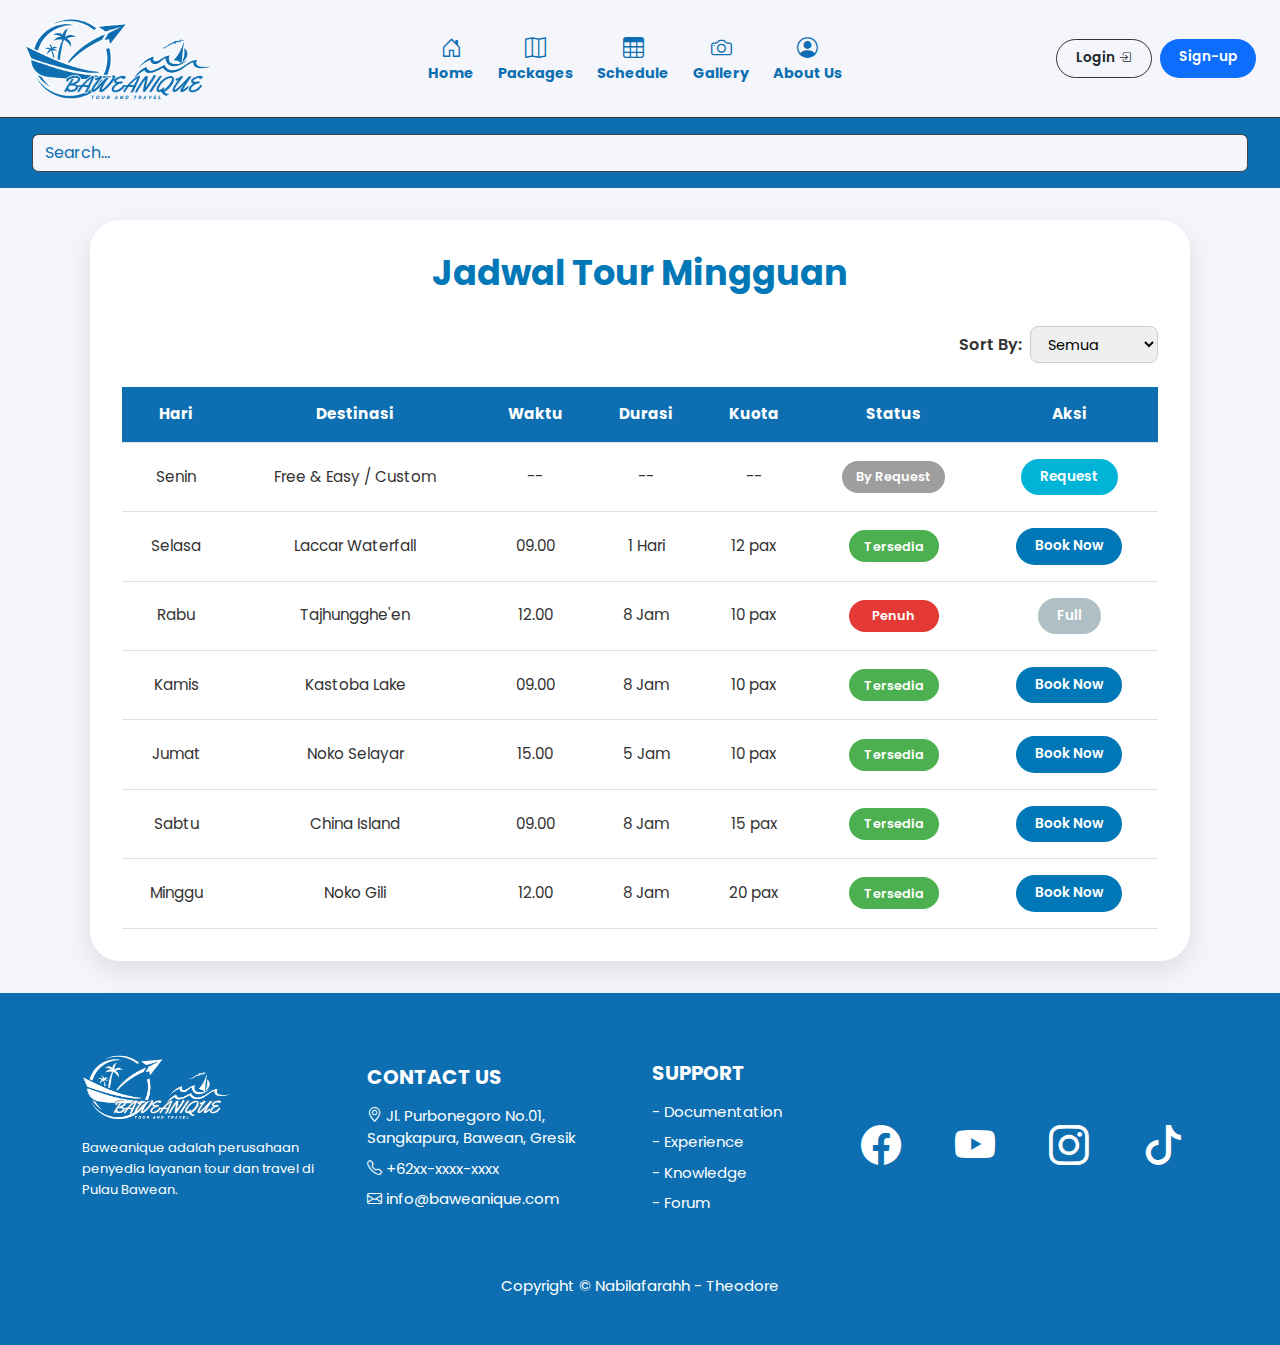
<file: UTS/schedule.html>
<!DOCTYPE html>
<html lang="id">
<head>
  <meta charset="UTF-8" />
  <meta name="viewport" content="width=device-width, initial-scale=1.0" />
  <title>Schedule Tour</title>
  <link href="https://cdn.jsdelivr.net/npm/bootstrap@5.3.3/dist/css/bootstrap.min.css" rel="stylesheet" />
  <script src="https://cdn.jsdelivr.net/npm/bootstrap@5.3.3/dist/js/bootstrap.bundle.min.js"></script>
  <link href="https://cdn.jsdelivr.net/npm/bootstrap-icons/font/bootstrap-icons.css" rel="stylesheet" />
  <link rel="stylesheet" href="navbar.css">
  <link rel="stylesheet" href="style.css">
  <link rel="stylesheet" href="schedule.css">
  <link rel="stylesheet" href="about.css">
</head>
<body>
  <!-- Header Navbar -->
  <nav class="navbar navbar-dark d-flex justify-content-between px-4 py-3">
    <!-- Logo -->
    <div>
      <img src="BAWEANIQUE.png" width="190" height="85" alt="" />
    </div>

    <!-- Center Menu -->
    <div class="d-flex gap-4">
      <a href="Index.html" class="nav-link text-center">
        <i class="bi bi-house-door"></i><b>Home</b>
      </a>
      <a href="packages.html" class="nav-link text-center">
        <i class="bi bi-map"></i><b>Packages</b>
      </a>
      <a href="schedule.html" class="nav-link text-center">
        <i class="bi bi-table"></i><b>Schedule</b>
      </a>
      <a href="gallery.html" class="nav-link text-center">
        <i class="bi bi-camera"></i><b>Gallery</b>
      </a>
      <a href="#about" class="nav-link text-center" id="about-link">
        <i class="bi bi-person-circle"></i><b>About Us</b>
      </a>
    </div>
    
    <div class="d-flex gap-2">
      <a href="login.html" class="btn btn-outline-dark custom-login-btn d-flex align-items-center gap-1 rounded-pill">
        <span>Login</span><i class="bi bi-box-arrow-in-right small"></i>
      </a>
      <a href="signup.html" class="btn btn-primary rounded-pill">
        <span>Sign-up</span>
      </a>
    </div>
  </nav>

  <!-- Search bar -->
  <div class="search-bar">
    <input type="text" class="form-control search-input" placeholder="Search..." />
  </div>

  <div class="container-schedule">
    <h1><b>Jadwal Tour Mingguan</b></h1>
    <div class="filter-wrapper">
      <label for="statusFilter">Sort By:</label>
      <select id="statusFilter">
        <option value="all">Semua</option>
        <option value="tersedia">Tersedia</option>
        <option value="penuh">Penuh</option>
        <option value="request">By Request</option>
      </select>
    </div>

    <table class="schedule-table font-table">
      <thead>
        <tr>
          <th>Hari</th>
          <th>Destinasi</th>
          <th>Waktu</th>
          <th>Durasi</th>
          <th>Kuota</th>
          <th>Status</th>
          <th>Aksi</th>
        </tr>
      </thead>
      <tbody>
        <tr>
          <td>Senin</td>
          <td>Free & Easy / Custom</td>
          <td>--</td>
          <td>--</td>
          <td>--</td>
          <td><span class="status request">By Request</span></td>
          <td><button class="btn request">Request</button></td>
        </tr>
        <tr>
          <td>Selasa</td>
          <td>Laccar Waterfall</td>
          <td>09.00</td>
          <td>1 Hari</td>
          <td>12 pax</td>
          <td><span class="status tersedia">Tersedia</span></td>
          <td><button class="btn book">Book Now</button></td>
        </tr>
        <tr>
          <td>Rabu</td>
          <td>Tajhungghe'en</td>
          <td>12.00</td>
          <td>8 Jam</td>
          <td>10 pax</td>
          <td><span class="status penuh">Penuh</span></td>
          <td><button class="btn full">Full</button></td>
        </tr>
        <tr>
          <td>Kamis</td>
          <td>Kastoba Lake</td>
          <td>09.00</td>
          <td>8 Jam</td>
          <td>10 pax</td>
          <td><span class="status tersedia">Tersedia</span></td>
          <td><button class="btn book">Book Now</button></td>
        </tr>
        <tr>
          <td>Jumat</td>
          <td>Noko Selayar</td>
          <td>15.00</td>
          <td>5 Jam</td>
          <td>10 pax</td>
          <td><span class="status tersedia">Tersedia</span></td>
          <td><button class="btn book">Book Now</button></td>
        </tr>
        <tr>
          <td>Sabtu</td>
          <td>China Island</td>
          <td>09.00</td>
          <td>8 Jam</td>
          <td>15 pax</td>
          <td><span class="status tersedia">Tersedia</span></td>
          <td><button class="btn book">Book Now</button></td>
        </tr>
        <tr>
          <td>Minggu</td>
          <td>Noko Gili</td>
          <td>12.00</td>
          <td>8 Jam</td>
          <td>20 pax</td>
          <td><span class="status tersedia">Tersedia</span></td>
          <td><button class="btn book">Book Now</button></td>
        </tr>
      </tbody>
    </table>
  </div>

  <!-- Section About Us -->
  <section id="about" class="text-white py-5" style="background-color: #0d6fb1;">
    <div class="container">
      <div class="row align-items-center">
        <!-- Logo dan Deskripsi -->
        <div class="col-md-3 mb-4">
          <img src="baweanique2.png" width="150" height="auto" alt="Logo Baweanique" class="mb-3">
          <p>Baweanique adalah perusahaan penyedia layanan tour dan travel di Pulau Bawean.</p>
        </div>

        <!-- Kontak -->
        <div class="col-md-3 mb-4 text-center text-md-start">
          <h5 class="text-uppercase mb-3">Contact Us</h5>
          <ul class="list-unstyled">
            <li class="mb-2"><i class="bi bi-geo-alt"></i> Jl. Purbonegoro No.01, Sangkapura, Bawean, Gresik</li>
            <li class="mb-2"><i class="bi bi-telephone"></i> +62xx-xxxx-xxxx</li>
            <li class="mb-2"><i class="bi bi-envelope"></i> info@baweanique.com</li>
          </ul>
        </div>

        <!-- Support -->
        <div class="col-md-3 mb-4 text-center text-md-start">
          <h5 class="text-uppercase mb-3">Support</h5>
          <ul class="list-unstyled">
            <li class="mb-2">- Documentation</li>
            <li class="mb-2">- Experience</li>
            <li class="mb-2">- Knowledge</li>
            <li class="mb-2">- Forum</li>
          </ul>
        </div>

        <!-- Sosial Media -->
        <div class="col-md-3 mb-4 text-center text-md-end">
          <div class="d-flex justify-content-center justify-content-md-end gap-4">
            <a href="#" class="social-icon"><i class="bi bi-facebook fs-1"></i></a>
            <a href="#" class="social-icon"><i class="bi bi-youtube fs-1"></i></a>
            <a href="#" class="social-icon"><i class="bi bi-instagram fs-1"></i></a>
            <a href="#" class="social-icon"><i class="bi bi-tiktok fs-1"></i></a>
          </div>
        </div>

        <!-- Copyright -->
        <div class="copyright text-center">
          Copyright © Nabilafarahh - Theodore
        </div>
      </div>
    </div>
  </section>

  <!-- Tombol Scroll ke Atas -->
  <button id="scrollToTopBtn" title="Kembali ke Atas">
    <i class="bi bi-arrow-up"></i>
  </button>

  <!-- Script -->
  <script src="JsSchedule.js"></script>
  <script src="Jstombolkecil.js"></script>
  <script src="JsAbout.js"></script>
</body>
</html>
</file>
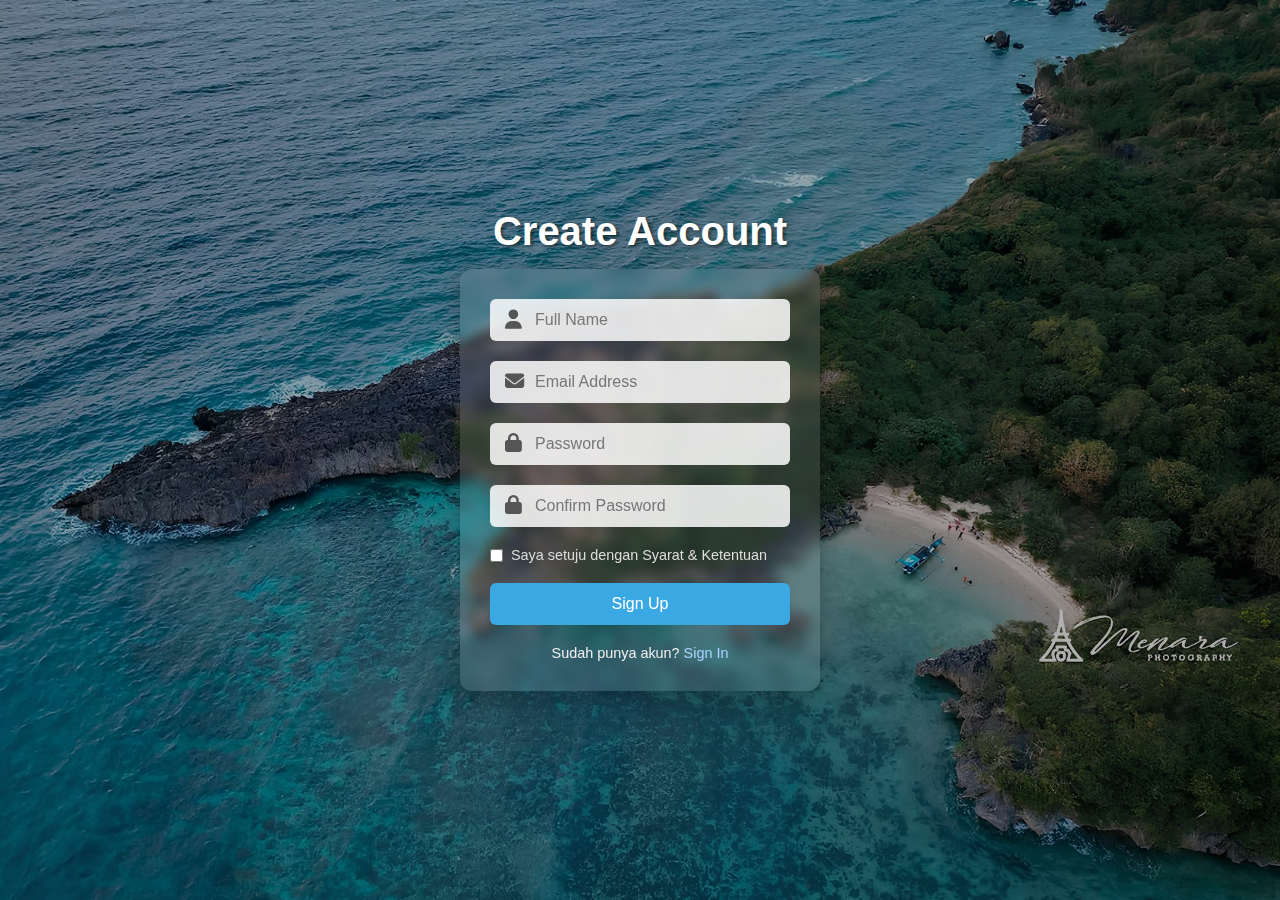
<file: UTS/signup.html>
<!DOCTYPE html>
<html lang="en">
<head>
    <meta charset="UTF-8">
    <meta name="viewport" content="width=device-width, initial-scale=1.0">
    <title>Sign Up</title>
    <link rel="stylesheet" href="sign.css">
    <link rel="stylesheet" href="https://cdnjs.cloudflare.com/ajax/libs/font-awesome/6.5.0/css/all.min.css">
</head>
<body>
    <div class="login-wrapper">
        <div class="login-container">
          <h2 class="title">Create Account</h2>
          <form class="login-form">
            
            <div class="form-group icon-container">
              <i class="icon fas fa-user"></i>
              <input type="text" class="form-control" placeholder="Full Name" required>
            </div>
      
            <div class="form-group icon-container">
              <i class="icon fas fa-envelope"></i>
              <input type="email" class="form-control" placeholder="Email Address" required>
            </div>
      
            <div class="form-group icon-container">
              <i class="icon fas fa-lock"></i>
              <input type="password" class="form-control" placeholder="Password" required>
            </div>
      
            <div class="form-group icon-container">
              <i class="icon fas fa-lock"></i>
              <input type="password" class="form-control" placeholder="Confirm Password" required>
            </div>
      
            <div class="remember-me">
              <label>
                <input type="checkbox" required>
                Saya setuju dengan Syarat & Ketentuan</a>
              </label>
            </div>
      
            <button type="submit" class="btn-login">Sign Up</button>
      
            <div class="signup-link">
              Sudah punya akun? <a href="Login.html">Sign In</a>
            </div>
          </form>
        </div>
      </div>
    <script src="https://cdn.jsdelivr.net/npm/bootstrap@5.3.5/dist/js/bootstrap.bundle.min.js" integrity="sha384-k6d4wzSIapyDyv1kpU366/PK5hCdSbCRGRCMv+eplOQJWyd1fbcAu9OCUj5zNLiq" crossorigin="anonymous"></script>
    <script src="Jsform.js"></script>
</body>
</html>
</file>
<file: UTS/style.css>
.city-description {
    padding: 80px 0;
    background-color: #f9f9f9;
  }
  
  .city-image-container {
    height: 500px;
    overflow: hidden;
    position: relative;
    border-radius: 12px;
  }
  
  .city-image {
    width: 100%;
    height: 100%;
    object-fit: cover;
    transition: transform 0.5s;
  }
  
  .city-image-container:hover .city-image {
    transform: scale(1.05);
  }
  
  .city-content {
    padding: 20px 40px 20px 60px;
  }
  
  .city-title {
    font-size: 42px;
    font-weight: 700;
    margin-bottom: 10px;
  }
  
  .city-subtitle {
    font-size: 22px;
    color: #6c757d;
    margin-bottom: 30px;
  }
  
  .city-highlight {
    color: #0d6fb1;
  }
  
  .city-description p {
    font-size: 16px;
    line-height: 1.8;
    color: #555;
    margin-bottom: 20px;
  }
  
  .read-more-btn {
    background-color: #0d6fb1;
    color: #fff;
    border: none;
    padding: 12px 30px;
    border-radius: 5px;
    font-weight: 600;
    font-size: 16px;
    transition: all 0.3s;
    box-shadow: 0 4px 15px rgba(26, 24, 24, 0.2);
  }
  
  .read-more-btn:hover {
    background-color: #0d6fb1;
    color: rgb(99, 97, 97);
    transform: translateY(-3px);
    box-shadow: 0 6px 18px rgba(23, 21, 21, 0.25);
  }
  
  /* Statistics Section */
  .stats-section {
    padding: 50px 0;
  }
  
  .stats-container {
    display: flex;
    justify-content: space-between;
    gap: 30px;
  }
  
  .stat-box {
    background-color: #0d6fb1;
    padding: 40px 30px;
    text-align: center;
    flex: 1;
    border-radius: 10px;
    box-shadow: 0 5px 20px rgba(0,0,0,0.05);
    transition: all 0.3s;
  }
  
  .stat-box:hover {
    transform: translateY(-10px);
    box-shadow: 0 10px 25px rgba(0,0,0,0.1);
  }
  
  .stat-number {
    font-size: 48px;
    font-weight: 700;
    color: #ffffff;
    margin-bottom: 15px;
  }
  
  .stat-text {
    color: #ffffff;
    font-size: 18px;
    font-weight: 500;
  }

  /* Tombol Scroll to Top */
#scrollToTopBtn {
  position: fixed;
  bottom: 30px;
  right: 30px;
  width: 50px;
  height: 50px;
  border-radius: 50%;
  background-color: #48a9e9;
  color:#fff;
  border: none;
  cursor: pointer;
  display: none; /* Awalnya disembunyikan */
  font-size: 20px;
  box-shadow: 0 2px 10px rgba(0, 0, 0, 0.2);
  z-index: 1000;
  transition: all 0.3s;
}

#scrollToTopBtn:hover {
  background-color:#0d6fb1;
  transform: translateY(-3px);
  box-shadow: 0 4px 15px rgba(0, 0, 0, 0.3);
}
  
  /* Media Query untuk Responsivitas */
  @media (max-width: 992px) {
    .city-content {
      padding: 20px 15px;
      margin-top: 30px;
    }
    
    .stats-container {
      flex-wrap: wrap;
    }
    
    .stat-box {
      flex: 0 0 calc(50% - 15px);
      margin-bottom: 30px;
    }
  }
  
  @media (max-width: 576px) {
    .stat-box {
      flex: 0 0 100%;
    }
    
    .city-title {
      font-size: 32px;
    }
    
    .city-subtitle {
      font-size: 18px;
    }
  }
</file>
<file: UTS/navbar.css>
@import url('https://fonts.googleapis.com/css2?family=Poppins:wght@400;600&display=swap');

      body {
        font-family: 'Poppins', sans-serif;
        background-color: #f4f6fc;
        color: #0d6fb1;
      }
      .navbar-nav .nav-link {
        color: #0d6fb1;
      }
      .navbar-nav .nav-link.active {
        color: #0d6fb1;
      }
      .search-bar {
        background-color: #0d6fb1;
        padding: 1rem 2rem;
        border-top: 1px solid #333;
      }
      .search-input {
        background-color: #f4f6fc;
        border: 1px solid #444;
        color: #0d6fb1;
      }
      .search-input::placeholder {
        color: #0d6fb1;
      }
      .logo-box {
        background-color: #0d6fb1;
        color:#0d6fb1;
        font-weight: bold;
        border-radius: 10px;
        padding: 0.3rem 0.6rem;
      }
      .nav-link {
        text-align: center;
        font-size: 0.9rem;
      }
      .nav-link i {
        display: block;
        font-size: 1.3rem;
      }
      .logo-img {
        height: 40px;
        width: 40px;
        object-fit: cover;
        border-radius: 10px;
        padding: 4px;
      }
      .btn {
        border: none;
        padding: 0.5rem 1.2rem;
        border-radius: 25px;
        font-size: 0.85rem;
        font-weight: 600;
        cursor: pointer;
        transition: all 0.3s ease;
      }
      .custom-login-btn {
        border: 1px solid #333;
      }
</file>
<file: UTS/about.css>
@import url('https://fonts.googleapis.com/css2?family=Poppins:wght@400;600&display=swap');
#about {
    background-color: #0d6fb1;
    color: white;
    padding-top: 60px;
    padding-bottom: 40px;
    font-family: 'Poppins', sans-serif;
  }
  
  #about img {
    max-height: 60pxx;
    margin-bottom: 15px;
  }
  
  #about p {
    font-size: 13px;
    line-height: 1.6;
  }
  
  #about a {
    font-size: 13px;
    line-height: 1.6;
  }
  
  #about a:hover {
    text-decoration: underline;
  }
  
  #about h5 {
    font-weight: bold;
    margin-bottom: 15px;
  }
  
  #about hr {
    border-top: 1px solid rgba(255, 255, 255, 0.2);
  }
  
  #about .text-center {
    font-size: 15px;
    margin-top: 20px;
  }
  
  .social-icon {
    display: inline-flex;
    align-items: center;
    justify-content: center;
    width: 70px;
    height: 70px;
    font-size: 50px;
    color: white;
    background-color: transparent;
    border-radius: 50%;
    transition: all 0.3s ease;
    position: relative;
    text-decoration: none;
    overflow: visible;
    z-index: 1;  
    flex-shrink: 0;
  }
  
  .social-icon:hover {
    background-color: lightblue;
    box-shadow: 0 0 20px lightblue;
    color: white;
    transform: scale(1.1);
  }
  
  .social-icon::after {
    content: attr(data-tooltip);
    position: absolute;
    top: 60px;
    left: 50%;
    transform: translateX(-50%);
    background-color: #333;
    color: #fff;
    padding: 4px 8px;
    border-radius: 5px;
    white-space: nowrap;
    font-size: 12px;
    opacity: 0;
    transition: all 0.3s ease;
  }
  
  @media (max-width: 767px) {
    #about .row {
      text-align: center;
    }
  }
</file>
<file: UTS/booking.css>
@import url('https://fonts.googleapis.com/css2?family=Poppins:wght@400;600&display=swap');

* {
  box-sizing: border-box;
  margin: 0;
  padding: 0;
}

body {
  font-family: 'Poppins', sans-serif;
}

.container-booking {
  max-width: 1100px;
  margin-top: 2rem;
  margin-bottom: 2rem;
  margin-left: auto;
  margin-right: auto;
  background: #ffffff;
  padding: 2rem;
  border-radius: 30px;
  box-shadow: 0 10px 30px rgba(0, 0, 0, 0.1);
  overflow-x: auto;
}

h1 {
  text-align: center;
  margin-bottom: 2rem;
  font-size: 2.2rem;
  color: #0077b6;
}

.table-booking {
  width: 100%;
  border-collapse: collapse;
  min-width: 800px;
}

.table-booking thead {
  background: #0d6fb1;
  color: white;
}

.table-booking th,
.table-booking td {
  padding: 1rem;
  text-align: center;
  border-bottom: 1px solid #dee2e6;
  font-size: 0.95rem;
}

.font-table{
    color: #333;
}

.filter-wrapper {
    display: flex;
    justify-content: flex-end;
    align-items: center;
    margin-bottom: 1.5rem;
    gap: 0.5rem;
  }
  
  .filter-wrapper label {
    font-weight: 600;
    color: #333;
  }
  
  #statusFilter {
    padding: 0.4rem 0.8rem;
    border: 1px solid #ccc;
    border-radius: 8px;
    font-size: 0.9rem;
  }
</file>
<file: UTS/gallery.css>
.gallery-container {
    display: grid;
    grid-template-columns: repeat(12, 1fr);
    grid-auto-rows: 150px;
    grid-gap: 15px;
    padding: 20px;
  }
  
  .gallery-item {
    position: relative;
    overflow: hidden;
    border-radius: 8px;
    box-shadow: 0 4px 8px rgba(0, 0, 0, 0.1);
    transition: transform 0.3s ease;
  }
  
  .gallery-item:hover {
    transform: scale(1.02);
  }
  
  .size-1 {
    grid-column: span 4;
    grid-row: span 2;
  }
  
  .size-2 {
    grid-column: span 4;
    grid-row: span 3;
  }
  
  .size-3 {
    grid-column: span 6;
    grid-row: span 3;
  }
  
  .size-4 {
    grid-column: span 6;
    grid-row: span 2;
  }
  
  .size-5 {
    grid-column: span 8;
    grid-row: span 2;
  }

  .size-6 {
    grid-column: span 6;
    grid-row: span 1;
  }

  .size-7 {
    grid-column: span 6;
    grid-row: span 2;
  }
  
  .size-8{
    grid-column: span 3;
    grid-row: span 3;
  }

  .size-9{
    grid-column: span 3;
    grid-row: span 2;
  }

  .gallery-img {
    width: 100%;
    height: 100%;
    object-fit: cover;
    display: block;
    transition: transform 0.5s ease;
  }
  
  .gallery-item:hover .gallery-img {
    transform: scale(1.05);
  }
  
  .overlay {
    position: absolute;
    bottom: 0;
    left: 0;
    right: 0;
    background: linear-gradient(to top, rgba(0, 0, 0, 0.7), transparent);
    padding: 20px;
    color: white;
    opacity: 0;
    transition: opacity 0.3s ease;
  }
  
  .gallery-item:hover .overlay {
    opacity: 1;
  }
  
  .caption {
    font-size: 18px;
    font-weight: bold;
    margin-bottom: 5px;
  }
  
  /* Responsive adjustments */
  @media (max-width: 992px) {
    .gallery-container {
      grid-template-columns: repeat(8, 1fr);
    }
    
    .size-5, .size-3 {
      grid-column: span 4;
      grid-row: span 2;
    }
  }
  
  @media (max-width: 768px) {
    .gallery-container {
      grid-template-columns: repeat(4, 1fr);
      grid-gap: 10px;
    }
    
    .size-1, .size-2, .size-3, .size-4, .size-5 {
      grid-column: span 4;
      grid-row: span 2;
    }
  }
  
  /* Filter controls - Optional */
  .gallery-filters {
    display: flex;
    justify-content: center;
    margin-bottom: 30px;
    flex-wrap: wrap;
  }
  
  .filter-btn {
    background: none;
    border: 2px solid #ccc;
    border-radius: 30px;
    padding: 8px 20px;
    margin: 5px;
    cursor: pointer;
    transition: all 0.3s ease;
  }
  
  .filter-btn:hover, .filter-btn.active {
    background-color: #0d6efd;
    color: white;
    border-color: #0d6efd;
  }
</file>
<file: UTS/form.css>
@import url('https://fonts.googleapis.com/css2?family=Poppins:wght@400;600&display=swap');
* {
    margin: 0;
    padding: 0;
    box-sizing: border-box;
    font-family: 'Arial', sans-serif;
}

.logo-container{
    margin-bottom: 20px;
}

body {
    height: 100vh;
    display: flex;
    flex-direction: column;
    justify-content: center;
    align-items: center;
    background-image: url('a1/baguss.jpg');
    background-size: cover;
    background-position: center;
    color: white;
    position: relative;
    font-family:'Poppins', sans-serif;
}

body::before {
    content: "";
    position: absolute;
    top: 0;
    left: 0;
    width: 100%;
    height: 100%;
    background: rgba(0, 0, 0, 0.3);
    z-index: 1;
    pointer-events: none;
}

.login-wrapper {
    position: relative;
    z-index: 10;
    width: 100%;
    display: flex;
    justify-content: center;
    align-items: center;
}

.login-container {
    position: relative;
    z-index: 2;
    width: 100%;
    max-width: 400px;
    padding: 20px;
    text-align: center;
}


.login-form {
    background: rgba(255, 255, 255, 0.1);
    backdrop-filter: blur(5px);
    padding: 30px;
    border-radius: 10px;
    box-shadow: 0 8px 20px rgba(0, 0, 0, 0.2);
    z-index: 5;
    position: relative;
}

.form-group {
    margin-bottom: 20px;
    text-align: left;
    position: relative;
}

.form-control {
    width: 100%;
    max-width: 100%;
    padding: 12px 15px;
    padding-left: 40px;
    border: none;
    border-radius: 5px;
    background: rgba(0, 0, 0, 0.6);
    color: white;
    font-size: 1rem;
    outline: none;
    position: relative;
    pointer-events: auto !important;
    opacity: 1 !important;
    background-color: white !important;
    color: black !important;
    z-index: 15;
}

.form-control::placeholder {
    color: #aaa;
}

.icon {
    position: absolute;
    left: 15px;
    top: 50%;
    transform: translateY(-50%);
    color: #aaa;
}

.icon-container {
    position: relative;
}

.remember-me {
    display: flex;
    align-items: center;
    justify-content: flex-start;
    margin-bottom: 20px;
    font-size: 0.9rem;
    color: #ddd;
}

.remember-me label {
    display: flex;
    align-items: center;
    gap: 8px;
}

.remember-me a {
    color: #aad4ff;
    text-decoration: none;
}

.remember-me a:hover {
    text-decoration: underline;
}
.btn-login {
    width: 100%;
    padding: 12px;
    border: none;
    border-radius: 5px;
    background: none;
    color: white;
    font-size: 1rem;
    cursor: pointer;
    transition: background 0.3s;
    border: 1px solid rgba(255, 255, 255, 0.2);
    letter-spacing: 1px;
}

.btn-login:hover {
    background: rgba(58, 168, 227, 0.3);
}

.signup-link {
    margin-top: 20px;
    font-size: 0.9rem;
    color: #eee;
}

.signup-link a {
    color: #aad4ff;
    text-decoration: none;
}

.signup-link a:hover {
    color: white;
    text-decoration: underline;
}

.footer {
    position: absolute;
    bottom: 20px;
    width: 100%;
    text-align: center;
    font-size: 0.8rem;
    color: rgba(255, 255, 255, 0.7);
    z-index: 2;
}
</file>
<file: UTS/schedule.css>
@import url('https://fonts.googleapis.com/css2?family=Poppins:wght@400;600&display=swap');

* {
  box-sizing: border-box;
  margin: 0;
  padding: 0;
}

body {
  font-family: 'Poppins', sans-serif;
}

.container-schedule {
  max-width: 1100px;
  margin-top: 2rem;
  margin-bottom: 2rem;
  margin-left: auto;
  margin-right: auto;
  background: #ffffff;
  padding: 2rem;
  border-radius: 30px;
  box-shadow: 0 10px 30px rgba(0, 0, 0, 0.1);
  overflow-x: auto;
}

h1 {
  text-align: center;
  margin-bottom: 2rem;
  font-size: 2.2rem;
  color: #0077b6;
}

.schedule-table {
  width: 100%;
  border-collapse: collapse;
  min-width: 800px;
}

.schedule-table thead {
  background: #0d6fb1;
  color: white;
}

.schedule-table th,
.schedule-table td {
  padding: 1rem;
  text-align: center;
  border-bottom: 1px solid #dee2e6;
  font-size: 0.95rem;
}


.font-table{
    color: #333;
}

.status {
  padding: 0.4rem 0.9rem;
  border-radius: 25px;
  font-size: 0.8rem;
  font-weight: 600;
  display: inline-block;
  min-width: 90px;
}

.status.tersedia {
  background: #4caf50;
  color: white;
}

.status.penuh {
  background: #e53935;
  color: white;
}

.status.request {
  background: #9e9e9e;
  color: white;
}

.btn.book {
  background-color: #0077b6;
  color: white;
}

.btn.book:hover {
  background-color: #023e8a;
  transform: scale(1.05);
}

.btn.full {
  background-color: #b0bec5;
  color: white;
  cursor: not-allowed;
}

.btn.request {
  background-color: #00b4d8;
  color: white;
}

.btn.request:hover {
  background-color: #0096c7;
  transform: scale(1.05);
}

/* Responsive */
@media (max-width: 768px) {
  .schedule-table {
    font-size: 0.85rem;
  }

  .btn {
    padding: 0.4rem 0.8rem;
    font-size: 0.75rem;
  }

  .status {
    font-size: 0.75rem;
  }

  h1 {
    font-size: 1.6rem;
  }
}
.filter-wrapper {
    display: flex;
    justify-content: flex-end;
    align-items: center;
    margin-bottom: 1.5rem;
    gap: 0.5rem;
  }
  
  .filter-wrapper label {
    font-weight: 600;
    color: #333;
  }
  
  #statusFilter {
    padding: 0.4rem 0.8rem;
    border: 1px solid #ccc;
    border-radius: 8px;
    font-size: 0.9rem;
  }
</file>
<file: UTS/sign.css>
@import url('https://fonts.googleapis.com/css2?family=Poppins:wght@400;600&display=swap');

* {
    margin: 0;
    padding: 0;
    box-sizing: border-box;
    font-family: 'Arial', sans-serif;
}

body {
    height: 100vh;
    display: flex;
    flex-direction: column;
    justify-content: center;
    align-items: center;
    background-image: url('a1/baguss.jpg');
    background-size: cover;
    background-position: center;
    color: white;
    position: relative;
    font-family: 'Poppins', sans-serif;
}

body::before {
    content: "";
    position: absolute;
    top: 0;
    left: 0;
    width: 100%;
    height: 100%;
    background: rgba(0, 0, 0, 0.3);
    z-index: 1;
    pointer-events: none;
}

.login-wrapper {
    position: relative;
    z-index: 10;
    width: 100%;
    display: flex;
    justify-content: center;
    align-items: center;
}

.login-container {
    position: relative;
    z-index: 2;
    width: 100%;
    max-width: 400px;
    padding: 20px;
    text-align: center;
}

.title {
    font-size: 2.5rem;
    margin-bottom: 15px;
    color: #ffffff;
    text-shadow: 2px 2px 4px rgba(0, 0, 0, 0.5);
}

.login-form {
    background: rgba(255, 255, 255, 0.1);
    -webkit-backdrop-filter: blur(6px);
    backdrop-filter: blur(6px);
    padding: 30px;
    border-radius: 12px;
    box-shadow: 0 8px 24px rgba(0, 0, 0, 0.3);
    z-index: 5;
    position: relative;
}

.form-group {
    margin-bottom: 20px;
    text-align: left;
    position: relative;
}

.form-control {
    width: 100%;
    padding: 12px 15px 12px 45px;
    border: none;
    border-radius: 6px;
    background: rgba(255, 255, 255, 0.85);
    color: #333;
    font-size: 1rem;
    transition: all 0.3s ease;
}

.form-control:focus {
    box-shadow: 0 0 0 2px rgba(58, 168, 227, 0.4);
    background-color: #fff;
    outline: none;
}

.form-control::placeholder {
    color: #777;
}

.icon {
    position: absolute;
    left: 15px;
    top: 50%;
    transform: translateY(-50%);
    color: #555;
    font-size: 1.2rem;
}

.icon-container {
    position: relative;
}

.remember-me {
    display: flex;
    align-items: center;
    justify-content: flex-start;
    margin-bottom: 20px;
    font-size: 0.9rem;
    color: #ddd;
}

.remember-me label {
    display: flex;
    align-items: center;
    gap: 8px;
}

.remember-me a {
    color: #aad4ff;
    text-decoration: none;
}

.remember-me a:hover {
    text-decoration: underline;
}

.btn-login {
    width: 100%;
    padding: 12px;
    border: none;
    border-radius: 6px;
    background: #3aa8e3;
    color: white;
    font-size: 1rem;
    cursor: pointer;
    transition: background 0.3s ease;
}

.btn-login:hover {
    background: #2c90c9;
}

.signup-link {
    margin-top: 20px;
    font-size: 0.9rem;
    color: #eee;
}

.signup-link a {
    color: #aad4ff;
    text-decoration: none;
}

.signup-link a:hover {
    color: white;
    text-decoration: underline;
}

#alert-container {
    margin-bottom: 20px;
}

.alert {
    padding: 12px 20px;
    margin-bottom: 20px;
    border: 1px solid transparent;
    border-radius: 4px;
    position: relative;
    font-size: 14px;
}

.alert-success {
    color: #155724;
    background-color: #d4edda;
    border-color: #c3e6cb;
}

.alert-danger {
    color: #721c24;
    background-color: #f8d7da;
    border-color: #f5c6cb;
}

.alert-dismissible {
    padding-right: 4rem;
}

.btn-close {
    position: absolute;
    top: 0;
    right: 0;
    z-index: 2;
    padding: 0.75rem 1rem;
    color: inherit;
    background: transparent;
    border: 0;
    font-size: 1.25rem;
    line-height: 1;
    cursor: pointer;
    opacity: 0.5;
}

.btn-close:hover {
    opacity: 0.75;
}

.btn-close:focus {
    outline: none;
    opacity: 1;
}

/* Loading state untuk submit button */
.btn-login:disabled {
    opacity: 0.6;
    cursor: not-allowed;
}

/* Input validation styles */
.form-control:invalid {
    border-color: #dc3545;
}

.form-control:valid {
    border-color: #28a745;
}

/* Fade animation untuk alert */
.fade {
    transition: opacity 0.15s linear;
}

.fade:not(.show) {
    opacity: 0;
}

.fade.show {
    opacity: 1;
}
</file>
